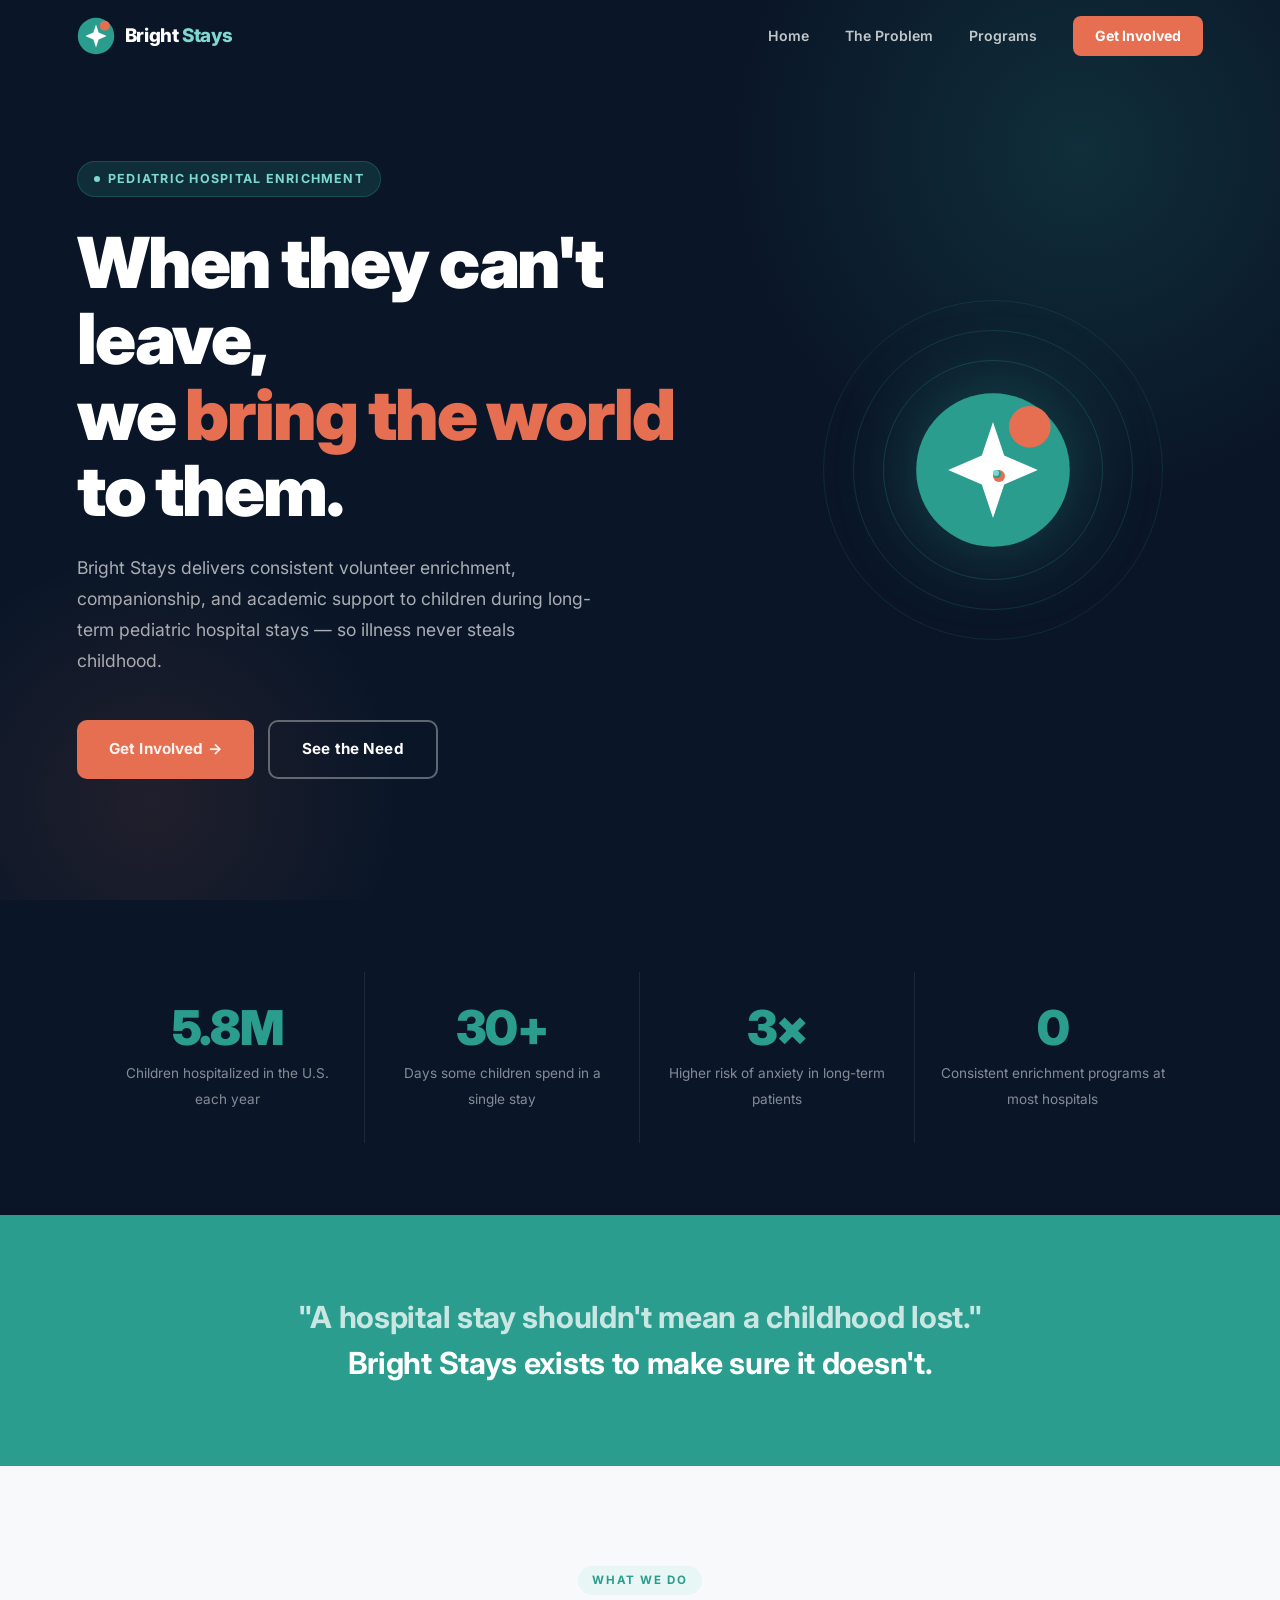
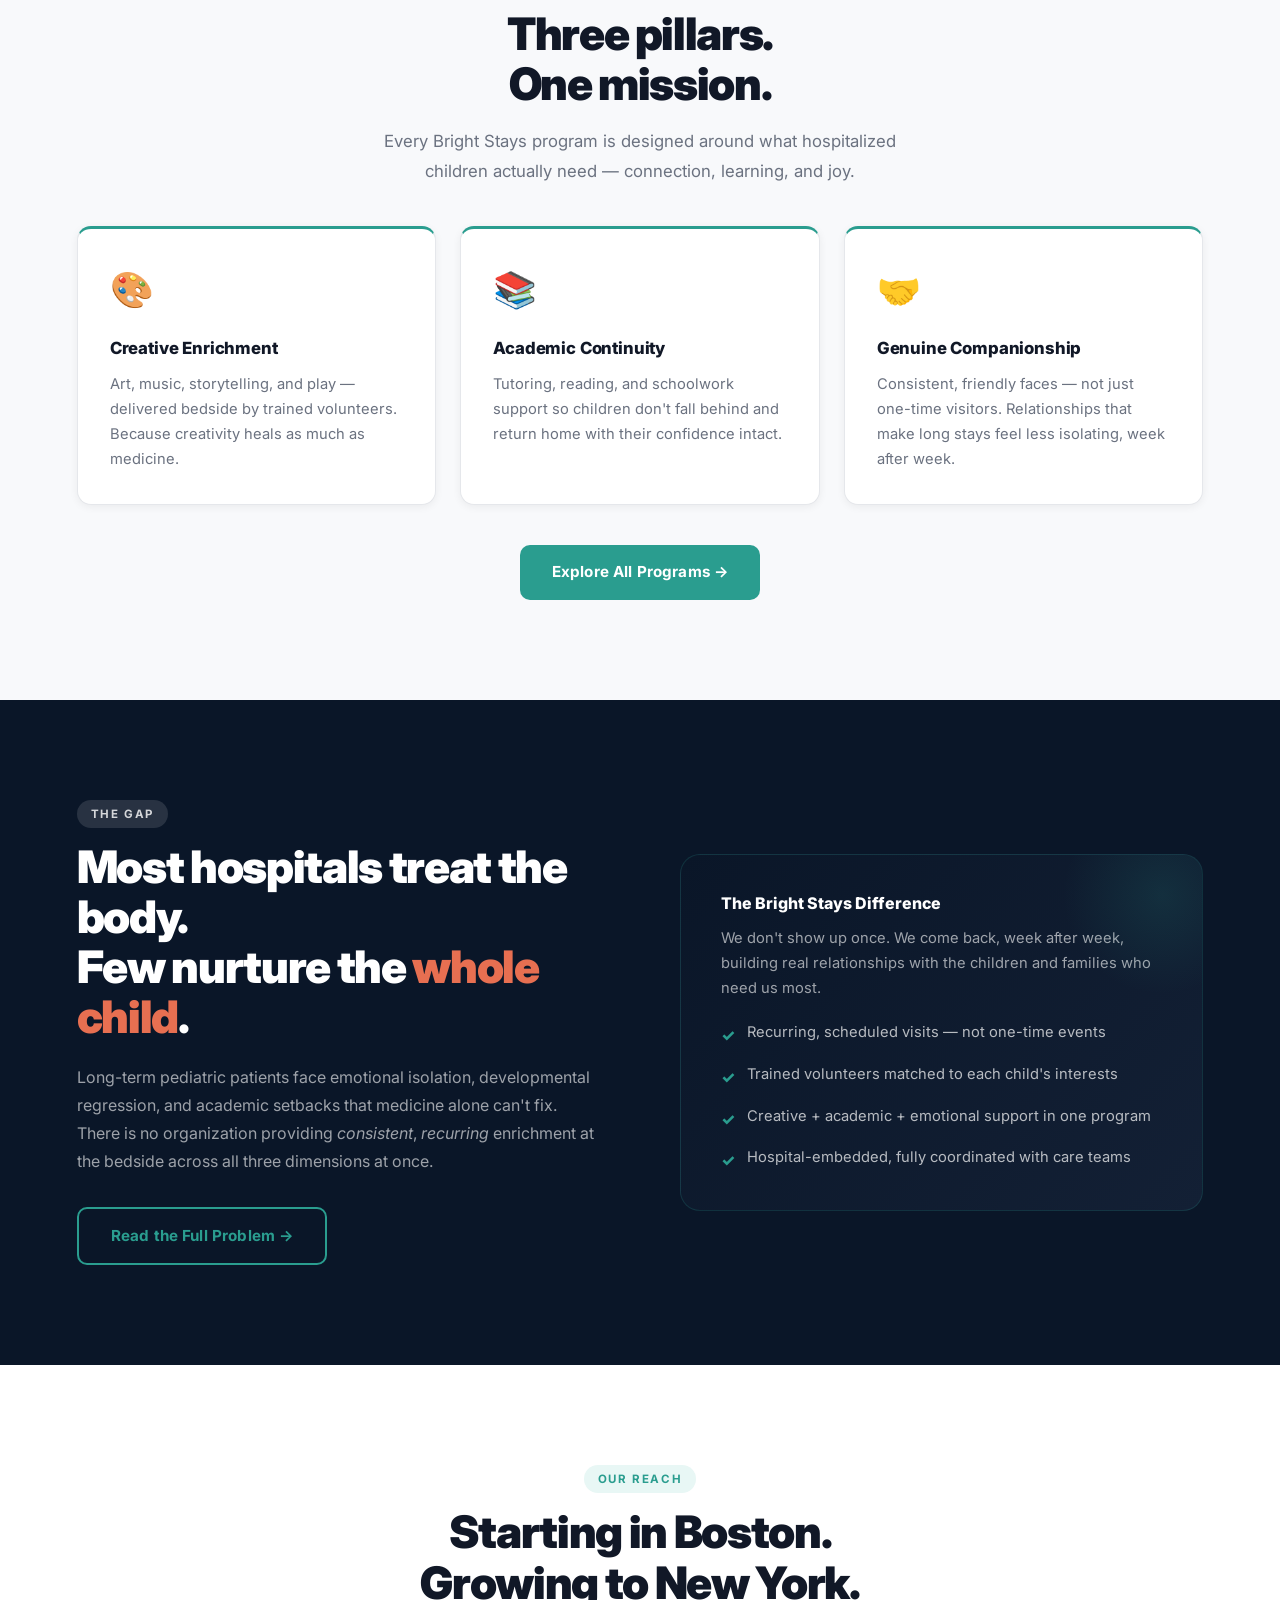
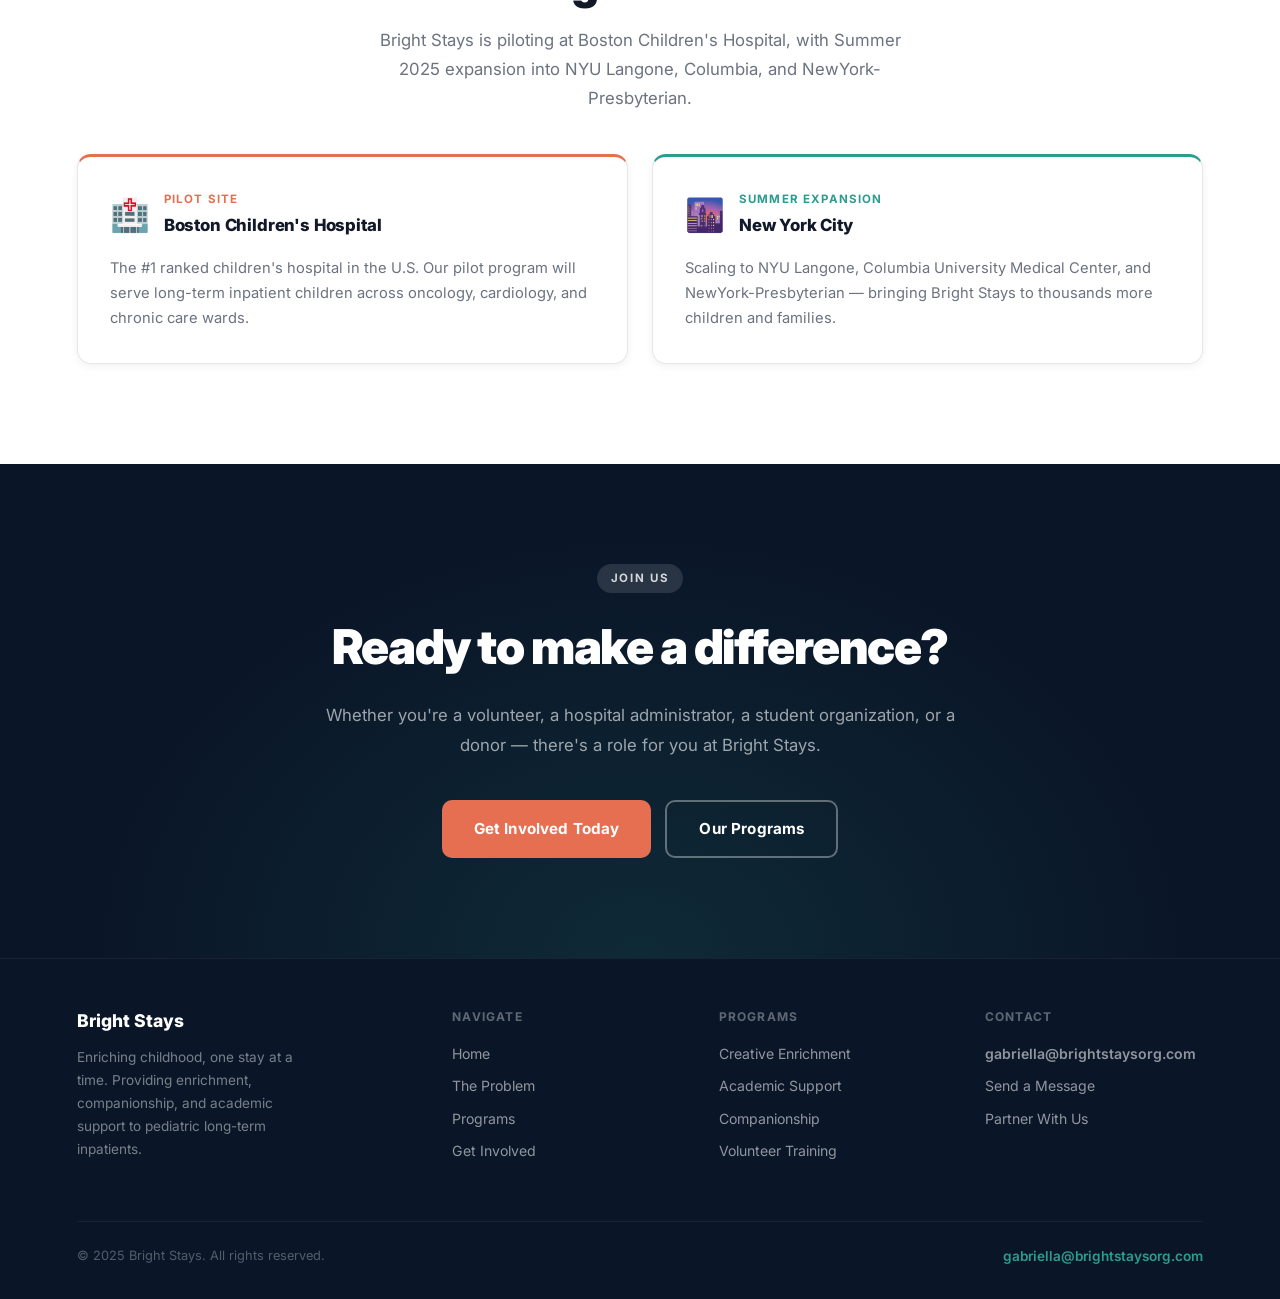
<file: index.html>
<!DOCTYPE html>
<html lang="en">
<head>
  <meta charset="UTF-8"/>
  <meta name="viewport" content="width=device-width, initial-scale=1.0"/>
  <title>Bright Stays — Enriching Childhood, One Stay at a Time</title>
  <link rel="preconnect" href="https://fonts.googleapis.com"/>
  <link href="https://fonts.googleapis.com/css2?family=Inter:wght@400;500;600;700;800;900&display=swap" rel="stylesheet"/>
  <style>
*,*::before,*::after{box-sizing:border-box;margin:0;padding:0}
:root{--navy:#0A1628;--navy-mid:#132035;--teal:#2A9D8F;--teal-dark:#1f7a6e;--teal-light:#E8F7F5;--coral:#E76F51;--coral-dark:#c95e3f;--coral-light:#FEF0EB;--dark:#111827;--gray:#6B7280;--gray-light:#F8F9FB;--border:#E5E7EB;--white:#FFFFFF;--font:'Inter',-apple-system,sans-serif;--radius:14px;--radius-lg:20px;--shadow-sm:0 2px 8px rgba(0,0,0,.06);--shadow:0 8px 32px rgba(0,0,0,.10);--shadow-lg:0 20px 60px rgba(0,0,0,.15)}
html{scroll-behavior:smooth}
body{font-family:var(--font);color:var(--dark);background:var(--white);line-height:1.6;-webkit-font-smoothing:antialiased}
a{color:inherit;text-decoration:none}
img{display:block;max-width:100%}

/* NAV */
nav{position:fixed;top:0;left:0;right:0;z-index:200;padding:0 6%;display:flex;align-items:center;justify-content:space-between;height:72px;transition:background .35s,box-shadow .35s}
nav.transparent{background:transparent}
nav.scrolled{background:rgba(255,255,255,.96);backdrop-filter:blur(12px);box-shadow:0 1px 0 rgba(0,0,0,.06)}
.nav-logo{display:flex;align-items:center;gap:10px;font-weight:800;font-size:1.18rem;letter-spacing:-.02em}
.nav-logo svg{width:38px;height:38px;flex-shrink:0}
.word-bright{color:var(--white)}
.word-stays{color:#7DD8D1}
nav.scrolled .word-bright{color:var(--dark)}
nav.scrolled .word-stays{color:var(--teal)}
.nav-links{display:flex;align-items:center;gap:36px}
.nav-links a{font-size:.88rem;font-weight:600;color:rgba(255,255,255,.75);transition:color .2s}
nav.scrolled .nav-links a{color:var(--gray)}
.nav-links a:hover{color:var(--white)}
nav.scrolled .nav-links a:hover{color:var(--teal)}
.nav-cta{background:var(--coral)!important;color:var(--white)!important;padding:9px 22px;border-radius:8px;font-weight:700!important}
.nav-cta:hover{background:var(--coral-dark)!important}

/* BUTTONS */
.btn{display:inline-flex;align-items:center;gap:8px;padding:15px 32px;border-radius:10px;font-weight:700;font-size:.95rem;cursor:pointer;transition:all .2s;border:none;letter-spacing:.01em;font-family:var(--font)}
.btn-coral{background:var(--coral);color:var(--white)}
.btn-coral:hover{background:var(--coral-dark);transform:translateY(-2px);box-shadow:0 8px 24px rgba(231,111,81,.35)}
.btn-ghost{background:transparent;color:var(--white);border:2px solid rgba(255,255,255,.35)}
.btn-ghost:hover{background:rgba(255,255,255,.1);border-color:rgba(255,255,255,.6)}
.btn-teal{background:var(--teal);color:var(--white)}
.btn-teal:hover{background:var(--teal-dark);transform:translateY(-2px)}
.btn-outline-teal{background:transparent;color:var(--teal);border:2px solid var(--teal)}
.btn-outline-teal:hover{background:var(--teal);color:var(--white)}
.btn-white{background:var(--white);color:var(--navy)}
.btn-white:hover{background:#f0f0f0;transform:translateY(-2px)}

/* HERO */
.hero{min-height:100vh;background:var(--navy);display:flex;align-items:center;position:relative;overflow:hidden;padding:120px 6% 80px}
.hero-orb{position:absolute;border-radius:50%;pointer-events:none}
.hero-orb-1{width:700px;height:700px;background:radial-gradient(circle,rgba(42,157,143,.18) 0%,transparent 70%);top:-200px;right:-150px}
.hero-orb-2{width:500px;height:500px;background:radial-gradient(circle,rgba(231,111,81,.10) 0%,transparent 70%);bottom:-150px;left:-100px}
.hero-inner{max-width:1200px;margin:0 auto;width:100%;display:grid;grid-template-columns:1fr 420px;gap:80px;align-items:center}
.hero-tag{display:inline-flex;align-items:center;gap:8px;background:rgba(42,157,143,.18);border:1px solid rgba(42,157,143,.3);color:#7DD8D1;font-size:.78rem;font-weight:700;letter-spacing:.1em;text-transform:uppercase;padding:7px 16px;border-radius:100px;margin-bottom:28px}
.hero-tag::before{content:'';width:6px;height:6px;border-radius:50%;background:#7DD8D1}
.hero h1{font-size:clamp(2.8rem,5.5vw,4.4rem);font-weight:900;color:var(--white);line-height:1.08;letter-spacing:-.03em;margin-bottom:24px}
.hero h1 em{font-style:normal;color:var(--coral)}
.hero-sub{font-size:1.1rem;color:rgba(255,255,255,.65);line-height:1.75;max-width:520px;margin-bottom:44px}
.hero-btns{display:flex;gap:14px;flex-wrap:wrap}
.hero-visual{display:flex;align-items:center;justify-content:center}
.hero-icon-wrap{position:relative;width:340px;height:340px}
.ring{position:absolute;border-radius:50%;border:1px solid;top:50%;left:50%;transform:translate(-50%,-50%);animation:spin-slow linear infinite}
.ring-1{width:340px;height:340px;border-color:rgba(42,157,143,.15);animation-duration:30s}
.ring-2{width:280px;height:280px;border-color:rgba(42,157,143,.20);animation-duration:22s;animation-direction:reverse}
.ring-3{width:220px;height:220px;border-color:rgba(42,157,143,.25);animation-duration:16s}
@keyframes spin-slow{from{transform:translate(-50%,-50%) rotate(0deg)}to{transform:translate(-50%,-50%) rotate(360deg)}}
.hero-icon-main{position:absolute;top:50%;left:50%;transform:translate(-50%,-50%);width:160px;height:160px;filter:drop-shadow(0 0 40px rgba(42,157,143,.4));animation:float 4s ease-in-out infinite}
@keyframes float{0%,100%{transform:translate(-50%,-50%) translateY(0)}50%{transform:translate(-50%,-50%) translateY(-12px)}}
.orbit-dot{position:absolute;width:12px;height:12px;border-radius:50%;background:var(--coral);top:50%;left:50%;animation:orbit linear infinite}
.orbit-dot-1{animation-duration:8s}
.orbit-dot-2{width:8px;height:8px;background:var(--teal);animation-duration:12s;animation-direction:reverse}
.orbit-dot-3{width:6px;height:6px;background:#7DD8D1;animation-duration:6s}
@keyframes orbit{from{transform:rotate(0deg) translateX(140px) rotate(0deg)}to{transform:rotate(360deg) translateX(140px) rotate(-360deg)}}

/* STATS */
.stats-section{background:var(--navy);padding:72px 6%}
.stats-grid{max-width:1100px;margin:0 auto;display:grid;grid-template-columns:repeat(4,1fr)}
.stat-item{text-align:center;padding:32px 24px;border-right:1px solid rgba(255,255,255,.08)}
.stat-item:last-child{border-right:none}
.stat-num{font-size:3rem;font-weight:900;color:var(--teal);letter-spacing:-.04em;line-height:1;display:block;margin-bottom:8px}
.stat-label{font-size:.85rem;color:rgba(255,255,255,.5);line-height:1.5}

/* MISSION */
.mission-section{background:var(--teal);padding:80px 6%;text-align:center}
.mission-quote{max-width:880px;margin:0 auto;font-size:clamp(1.3rem,2.5vw,1.9rem);font-weight:700;color:var(--white);line-height:1.5;letter-spacing:-.01em}
.mission-quote em{font-style:normal;color:rgba(255,255,255,.75)}

/* SECTIONS */
.section{padding:100px 6%}
.section-inner{max-width:1200px;margin:0 auto}
.label{display:inline-block;font-size:.72rem;font-weight:700;letter-spacing:.14em;text-transform:uppercase;color:var(--teal);margin-bottom:14px;padding:5px 14px;background:var(--teal-light);border-radius:100px}
.label-white{background:rgba(255,255,255,.12);color:rgba(255,255,255,.8)}
h2.section-title{font-size:clamp(2rem,3.5vw,2.8rem);font-weight:900;letter-spacing:-.03em;line-height:1.12;margin-bottom:18px}
.section-sub{font-size:1.05rem;color:var(--gray);line-height:1.75;max-width:560px}
.text-center{text-align:center}
.text-white{color:var(--white)}
.mb-40{margin-bottom:40px}
.mt-40{margin-top:40px}
.mt-24{margin-top:24px}
.mt-16{margin-top:16px}
.mb-16{margin-bottom:16px}
.flex{display:flex}
.flex-wrap{flex-wrap:wrap}
.gap-14{gap:14px}

/* CARDS */
.cards-grid-3{display:grid;grid-template-columns:repeat(3,1fr);gap:24px}
.cards-grid-2{display:grid;grid-template-columns:repeat(2,1fr);gap:24px}
@media(max-width:900px){.cards-grid-3{grid-template-columns:1fr}}
@media(max-width:700px){.cards-grid-2{grid-template-columns:1fr}}
.card{background:var(--white);border:1px solid var(--border);border-radius:var(--radius);padding:32px;box-shadow:var(--shadow-sm);transition:transform .25s,box-shadow .25s}
.card:hover{transform:translateY(-6px);box-shadow:var(--shadow)}
.card-accent-top{border-top:3px solid var(--teal)}
.card-accent-coral{border-top:3px solid var(--coral)}
.card-icon{font-size:2.2rem;margin-bottom:18px;display:block}
.card h3{font-size:1.05rem;font-weight:800;color:var(--dark);margin-bottom:10px;letter-spacing:-.01em}
.card p{font-size:.92rem;color:var(--gray);line-height:1.7}

/* SPLIT */
.split{display:grid;grid-template-columns:1fr 1fr;gap:80px;align-items:center}
@media(max-width:860px){.split{grid-template-columns:1fr;gap:48px}}

/* CALLOUT */
.callout{background:linear-gradient(135deg,var(--navy) 0%,#132035 100%);border:1px solid rgba(42,157,143,.2);border-radius:var(--radius-lg);padding:36px 40px;position:relative;overflow:hidden}
.callout::before{content:'';position:absolute;width:200px;height:200px;border-radius:50%;background:radial-gradient(circle,rgba(42,157,143,.15) 0%,transparent 70%);top:-60px;right:-60px}
.callout h4{font-size:1rem;font-weight:800;color:var(--white);margin-bottom:10px}
.callout p{font-size:.92rem;color:rgba(255,255,255,.6);line-height:1.7}

/* SCROLL REVEAL */
.reveal{opacity:0;transform:translateY(28px);transition:opacity .7s,transform .7s}
.reveal.visible{opacity:1;transform:none}
.reveal-delay-1{transition-delay:.1s}
.reveal-delay-2{transition-delay:.2s}
.reveal-delay-3{transition-delay:.3s}

/* CTA */
.cta-section{background:var(--navy);padding:100px 6%;text-align:center;position:relative;overflow:hidden}
.cta-section::before{content:'';position:absolute;inset:0;background:radial-gradient(ellipse at 50% 100%,rgba(42,157,143,.15) 0%,transparent 60%)}
.cta-inner{position:relative;z-index:1;max-width:640px;margin:0 auto}
.cta-section h2{font-size:clamp(2rem,4vw,3rem);font-weight:900;color:var(--white);letter-spacing:-.03em;margin-bottom:16px}
.cta-section p{font-size:1.05rem;color:rgba(255,255,255,.6);line-height:1.75;margin-bottom:40px}

/* FOOTER */
footer{background:var(--navy);border-top:1px solid rgba(255,255,255,.06);padding:48px 6% 32px}
.footer-top{display:grid;grid-template-columns:1.5fr 1fr 1fr 1fr;gap:48px;margin-bottom:48px}
@media(max-width:900px){.footer-top{grid-template-columns:1fr 1fr;gap:32px}}
.footer-brand h3{font-size:1.1rem;font-weight:800;color:var(--white);margin-bottom:10px}
.footer-brand p{font-size:.85rem;color:rgba(255,255,255,.45);line-height:1.7;max-width:240px}
.footer-col h4{font-size:.75rem;font-weight:700;letter-spacing:.1em;text-transform:uppercase;color:rgba(255,255,255,.35);margin-bottom:16px}
.footer-col a{display:block;font-size:.88rem;color:rgba(255,255,255,.55);margin-bottom:10px;transition:color .2s}
.footer-col a:hover{color:var(--white)}
.footer-bottom{border-top:1px solid rgba(255,255,255,.06);padding-top:24px;display:flex;justify-content:space-between;align-items:center;flex-wrap:wrap;gap:12px}
.footer-copy{font-size:.8rem;color:rgba(255,255,255,.3)}
.footer-email{font-size:.85rem;color:var(--teal);font-weight:600}
.footer-email:hover{color:#7DD8D1}

::-webkit-scrollbar{width:6px}
::-webkit-scrollbar-track{background:var(--navy)}
::-webkit-scrollbar-thumb{background:var(--teal);border-radius:3px}
  </style>
</head>
<body>

<nav class="transparent" id="nav">
  <a href="index.html" class="nav-logo">
    <svg width="38" height="38" viewBox="0 0 100 100" xmlns="http://www.w3.org/2000/svg">
      <circle cx="50" cy="50" r="48" fill="#2A9D8F"/>
      <path d="M50,20 L57,41 L78,50 L57,59 L50,80 L43,59 L22,50 L43,41 Z" fill="white"/>
      <circle cx="73" cy="23" r="13" fill="#E76F51"/>
    </svg>
    <span><span class="word-bright">Bright</span> <span class="word-stays">Stays</span></span>
  </a>
  <div class="nav-links">
    <a href="index.html">Home</a>
    <a href="problem.html">The Problem</a>
    <a href="programs.html">Programs</a>
    <a href="involved.html" class="nav-cta">Get Involved</a>
  </div>
</nav>

<!-- HERO -->
<section class="hero">
  <div class="hero-orb hero-orb-1"></div>
  <div class="hero-orb hero-orb-2"></div>
  <div class="hero-inner">
    <div class="hero-text">
      <div class="hero-tag">Pediatric Hospital Enrichment</div>
      <h1>When they can't leave,<br/>we <em>bring the world</em><br/>to them.</h1>
      <p class="hero-sub">Bright Stays delivers consistent volunteer enrichment, companionship, and academic support to children during long-term pediatric hospital stays — so illness never steals childhood.</p>
      <div class="hero-btns">
        <a href="involved.html" class="btn btn-coral">Get Involved →</a>
        <a href="problem.html" class="btn btn-ghost">See the Need</a>
      </div>
    </div>
    <div class="hero-visual">
      <div class="hero-icon-wrap">
        <div class="ring ring-1"></div>
        <div class="ring ring-2"></div>
        <div class="ring ring-3"></div>
        <svg class="hero-icon-main" width="160" height="160" viewBox="0 0 100 100" xmlns="http://www.w3.org/2000/svg">
          <circle cx="50" cy="50" r="48" fill="#2A9D8F"/>
          <path d="M50,20 L57,41 L78,50 L57,59 L50,80 L43,59 L22,50 L43,41 Z" fill="white"/>
          <circle cx="73" cy="23" r="13" fill="#E76F51"/>
        </svg>
        <div class="orbit-dot orbit-dot-1"></div>
        <div class="orbit-dot orbit-dot-2"></div>
        <div class="orbit-dot orbit-dot-3"></div>
      </div>
    </div>
  </div>
</section>

<!-- STATS -->
<div class="stats-section">
  <div class="stats-grid">
    <div class="stat-item reveal"><span class="stat-num">5.8M</span><span class="stat-label">Children hospitalized in the U.S. each year</span></div>
    <div class="stat-item reveal reveal-delay-1"><span class="stat-num">30+</span><span class="stat-label">Days some children spend in a single stay</span></div>
    <div class="stat-item reveal reveal-delay-2"><span class="stat-num">3×</span><span class="stat-label">Higher risk of anxiety in long-term patients</span></div>
    <div class="stat-item reveal reveal-delay-3"><span class="stat-num">0</span><span class="stat-label">Consistent enrichment programs at most hospitals</span></div>
  </div>
</div>

<!-- MISSION -->
<div class="mission-section">
  <p class="mission-quote reveal"><em>"A hospital stay shouldn't mean a childhood lost."</em><br/><strong>Bright Stays exists to make sure it doesn't.</strong></p>
</div>

<!-- WHAT WE DO -->
<section class="section" style="background:var(--gray-light)">
  <div class="section-inner">
    <div class="text-center mb-40">
      <span class="label">What We Do</span>
      <h2 class="section-title reveal">Three pillars.<br/>One mission.</h2>
      <p class="section-sub reveal" style="margin:0 auto">Every Bright Stays program is designed around what hospitalized children actually need — connection, learning, and joy.</p>
    </div>
    <div class="cards-grid-3">
      <div class="card card-accent-top reveal"><span class="card-icon">🎨</span><h3>Creative Enrichment</h3><p>Art, music, storytelling, and play — delivered bedside by trained volunteers. Because creativity heals as much as medicine.</p></div>
      <div class="card card-accent-top reveal reveal-delay-1"><span class="card-icon">📚</span><h3>Academic Continuity</h3><p>Tutoring, reading, and schoolwork support so children don't fall behind and return home with their confidence intact.</p></div>
      <div class="card card-accent-top reveal reveal-delay-2"><span class="card-icon">🤝</span><h3>Genuine Companionship</h3><p>Consistent, friendly faces — not just one-time visitors. Relationships that make long stays feel less isolating, week after week.</p></div>
    </div>
    <div class="text-center mt-40"><a href="programs.html" class="btn btn-teal">Explore All Programs →</a></div>
  </div>
</section>

<!-- WHY IT MATTERS -->
<section class="section" style="background:var(--navy)">
  <div class="section-inner">
    <div class="split">
      <div>
        <span class="label label-white">The Gap</span>
        <h2 class="section-title text-white reveal" style="margin-bottom:20px">Most hospitals treat the body.<br/>Few nurture the <em style="color:var(--coral);font-style:normal">whole child</em>.</h2>
        <p style="color:rgba(255,255,255,.6);line-height:1.75;margin-bottom:32px" class="reveal">Long-term pediatric patients face emotional isolation, developmental regression, and academic setbacks that medicine alone can't fix. There is no organization providing <em>consistent</em>, <em>recurring</em> enrichment at the bedside across all three dimensions at once.</p>
        <a href="problem.html" class="btn btn-outline-teal reveal">Read the Full Problem →</a>
      </div>
      <div class="reveal">
        <div class="callout">
          <h4>The Bright Stays Difference</h4>
          <p style="margin-bottom:20px">We don't show up once. We come back, week after week, building real relationships with the children and families who need us most.</p>
          <div style="display:flex;flex-direction:column;gap:14px;margin-top:16px">
            <div style="display:flex;gap:12px;align-items:flex-start"><span style="color:var(--teal);font-weight:800;margin-top:2px">✓</span><span style="color:rgba(255,255,255,.7);font-size:.92rem">Recurring, scheduled visits — not one-time events</span></div>
            <div style="display:flex;gap:12px;align-items:flex-start"><span style="color:var(--teal);font-weight:800;margin-top:2px">✓</span><span style="color:rgba(255,255,255,.7);font-size:.92rem">Trained volunteers matched to each child's interests</span></div>
            <div style="display:flex;gap:12px;align-items:flex-start"><span style="color:var(--teal);font-weight:800;margin-top:2px">✓</span><span style="color:rgba(255,255,255,.7);font-size:.92rem">Creative + academic + emotional support in one program</span></div>
            <div style="display:flex;gap:12px;align-items:flex-start"><span style="color:var(--teal);font-weight:800;margin-top:2px">✓</span><span style="color:rgba(255,255,255,.7);font-size:.92rem">Hospital-embedded, fully coordinated with care teams</span></div>
          </div>
        </div>
      </div>
    </div>
  </div>
</section>

<!-- WHO WE SERVE -->
<section class="section">
  <div class="section-inner">
    <div class="text-center mb-40">
      <span class="label">Our Reach</span>
      <h2 class="section-title reveal">Starting in Boston.<br/>Growing to New York.</h2>
      <p class="section-sub reveal" style="margin:0 auto">Bright Stays is piloting at Boston Children's Hospital, with Summer 2025 expansion into NYU Langone, Columbia, and NewYork-Presbyterian.</p>
    </div>
    <div class="cards-grid-2">
      <div class="card card-accent-coral reveal">
        <div style="display:flex;align-items:center;gap:14px;margin-bottom:16px"><span style="font-size:2rem">🏥</span><div><div style="font-size:.72rem;font-weight:700;letter-spacing:.1em;text-transform:uppercase;color:var(--coral);margin-bottom:4px">Pilot Site</div><h3 style="margin:0">Boston Children's Hospital</h3></div></div>
        <p>The #1 ranked children's hospital in the U.S. Our pilot program will serve long-term inpatient children across oncology, cardiology, and chronic care wards.</p>
      </div>
      <div class="card card-accent-top reveal reveal-delay-1">
        <div style="display:flex;align-items:center;gap:14px;margin-bottom:16px"><span style="font-size:2rem">🌆</span><div><div style="font-size:.72rem;font-weight:700;letter-spacing:.1em;text-transform:uppercase;color:var(--teal);margin-bottom:4px">Summer Expansion</div><h3 style="margin:0">New York City</h3></div></div>
        <p>Scaling to NYU Langone, Columbia University Medical Center, and NewYork-Presbyterian — bringing Bright Stays to thousands more children and families.</p>
      </div>
    </div>
  </div>
</section>

<!-- CTA -->
<div class="cta-section">
  <div class="cta-inner">
    <span class="label label-white mb-16" style="display:inline-block">Join Us</span>
    <h2>Ready to make a difference?</h2>
    <p>Whether you're a volunteer, a hospital administrator, a student organization, or a donor — there's a role for you at Bright Stays.</p>
    <div class="flex flex-wrap gap-14" style="justify-content:center">
      <a href="involved.html" class="btn btn-coral">Get Involved Today</a>
      <a href="programs.html" class="btn btn-ghost">Our Programs</a>
    </div>
  </div>
</div>

<!-- FOOTER -->
<footer>
  <div class="footer-top">
    <div class="footer-brand"><h3>Bright Stays</h3><p>Enriching childhood, one stay at a time. Providing enrichment, companionship, and academic support to pediatric long-term inpatients.</p></div>
    <div class="footer-col"><h4>Navigate</h4><a href="index.html">Home</a><a href="problem.html">The Problem</a><a href="programs.html">Programs</a><a href="involved.html">Get Involved</a></div>
    <div class="footer-col"><h4>Programs</h4><a href="programs.html">Creative Enrichment</a><a href="programs.html">Academic Support</a><a href="programs.html">Companionship</a><a href="programs.html">Volunteer Training</a></div>
    <div class="footer-col"><h4>Contact</h4><a href="mailto:gabriella@brightstaysorg.com" class="footer-email">gabriella@brightstaysorg.com</a><a href="involved.html">Send a Message</a><a href="involved.html">Partner With Us</a></div>
  </div>
  <div class="footer-bottom"><span class="footer-copy">© 2025 Bright Stays. All rights reserved.</span><a href="mailto:gabriella@brightstaysorg.com" class="footer-email">gabriella@brightstaysorg.com</a></div>
</footer>

<script>
const nav=document.getElementById('nav');
window.addEventListener('scroll',()=>{
  if(window.scrollY>60){nav.classList.remove('transparent');nav.classList.add('scrolled')}
  else{nav.classList.remove('scrolled');nav.classList.add('transparent')}
});
const obs=new IntersectionObserver(entries=>entries.forEach(e=>{if(e.isIntersecting)e.target.classList.add('visible')}),{threshold:.12});
document.querySelectorAll('.reveal').forEach(el=>obs.observe(el));
</script>
</body>
</html>
</file>
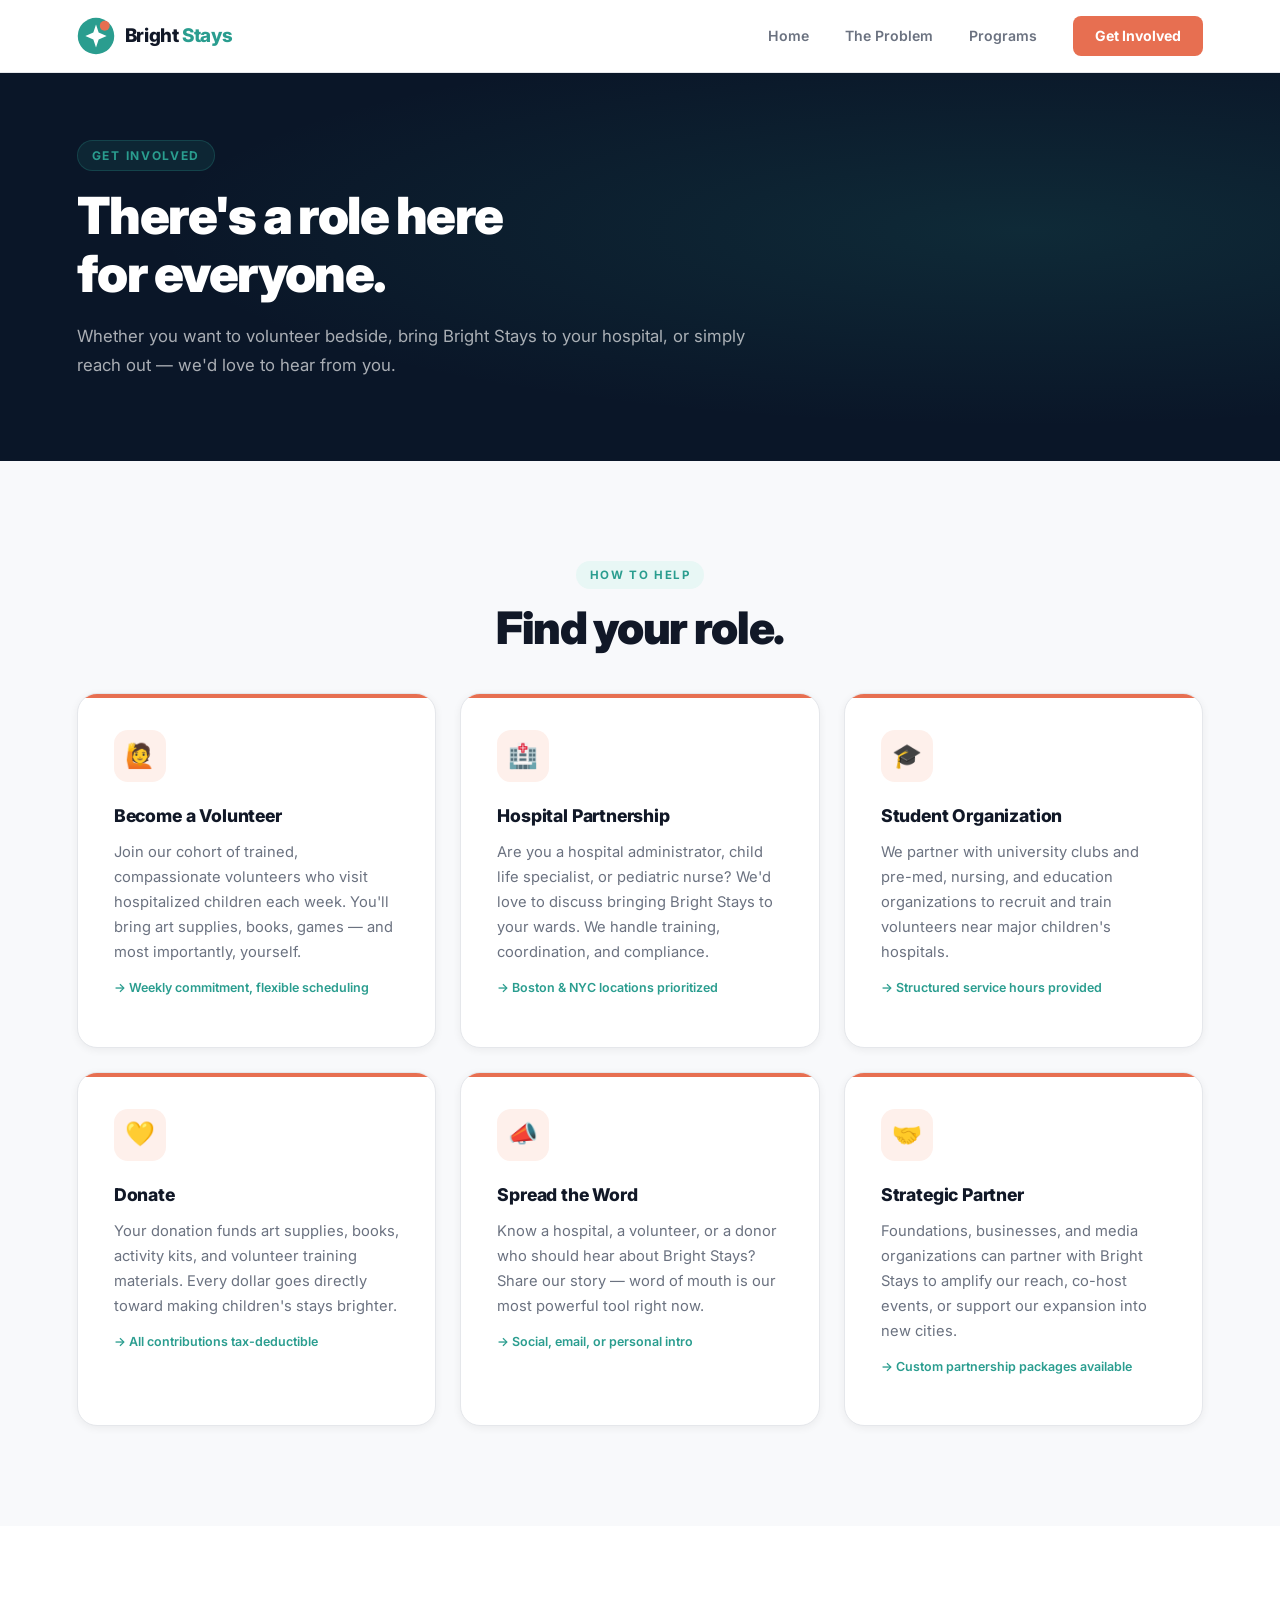
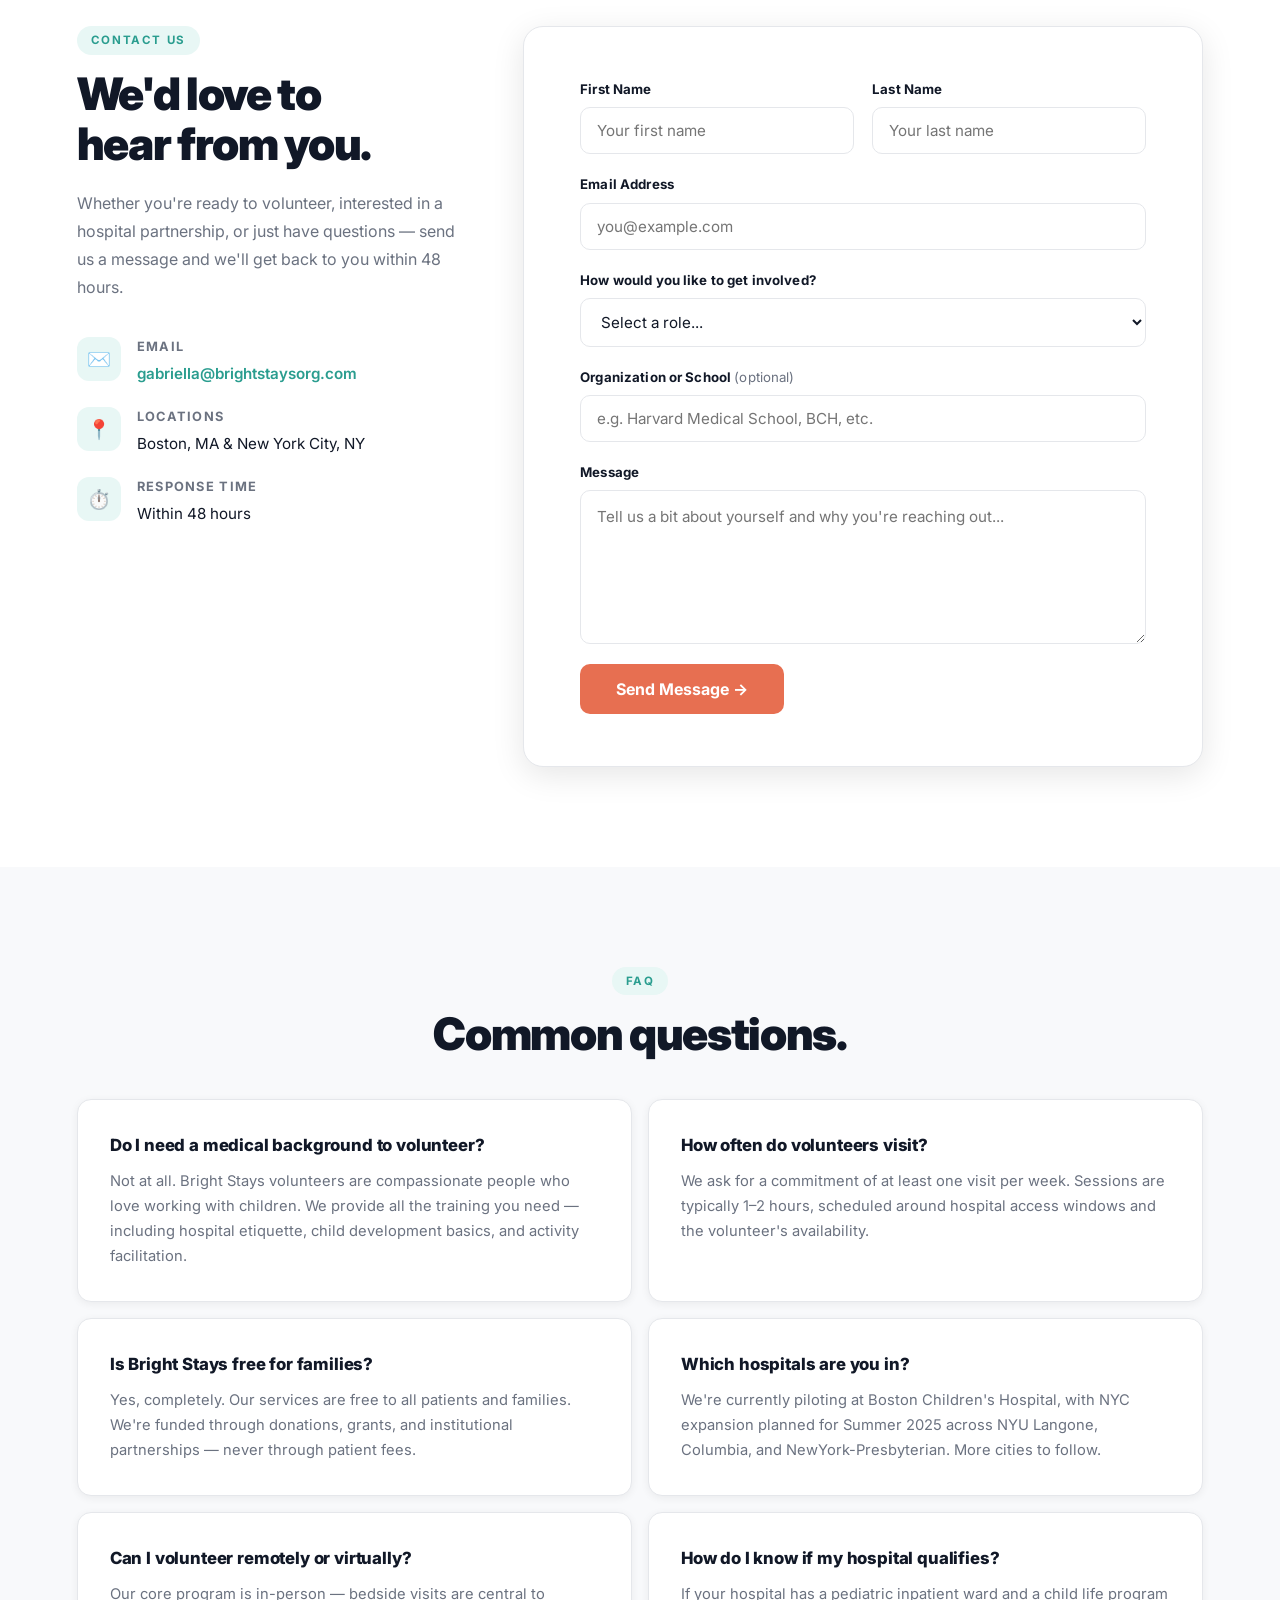
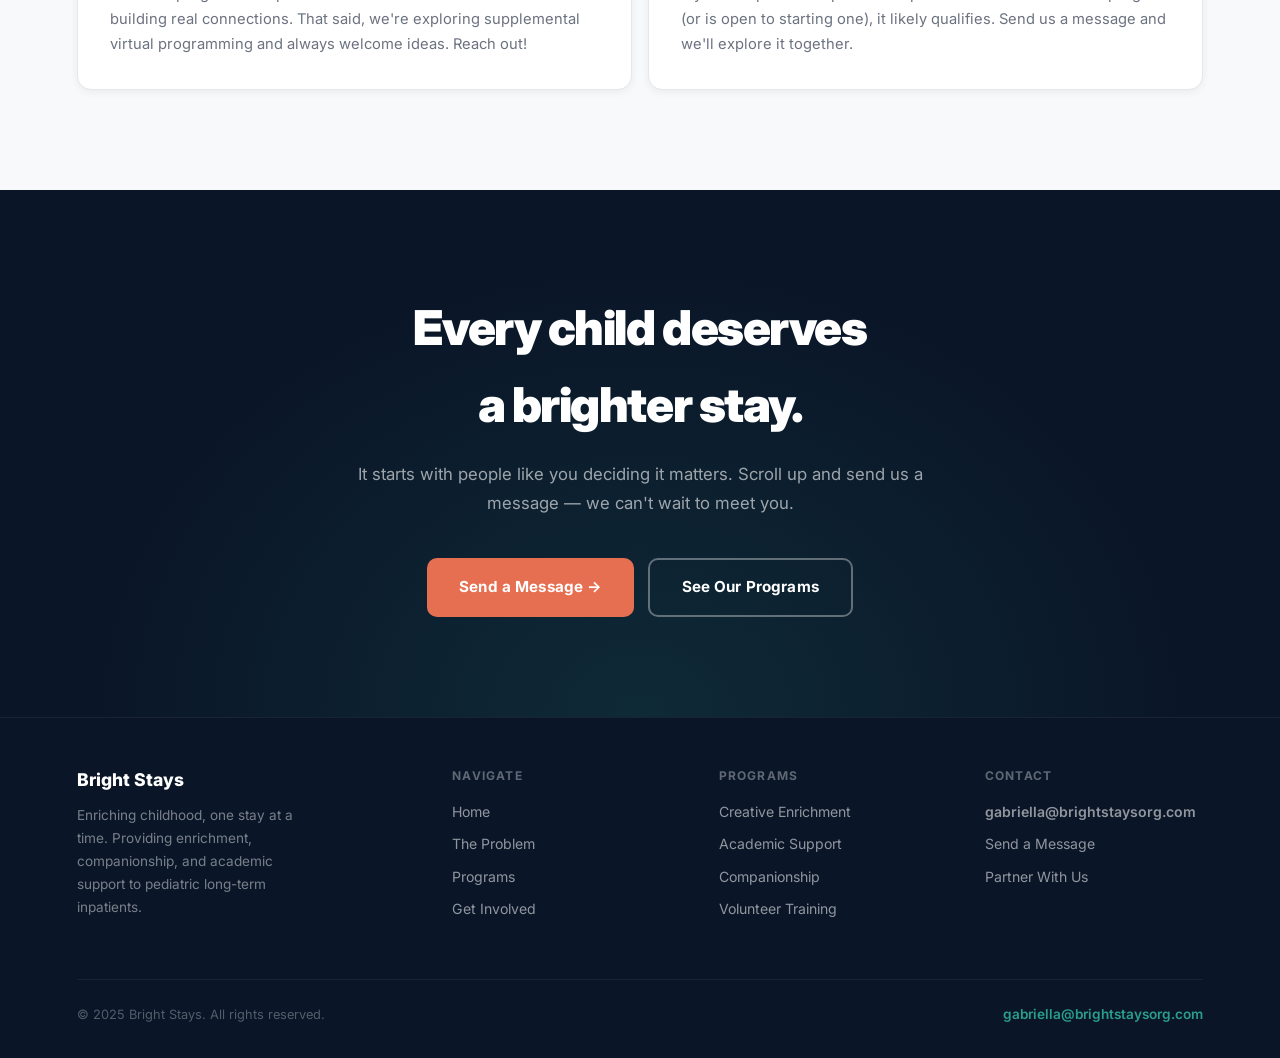
<file: involved.html>
<!DOCTYPE html>
<html lang="en">
<head>
  <meta charset="UTF-8"/>
  <meta name="viewport" content="width=device-width, initial-scale=1.0"/>
  <title>Get Involved — Bright Stays</title>
  <link rel="preconnect" href="https://fonts.googleapis.com"/>
  <link href="https://fonts.googleapis.com/css2?family=Inter:wght@400;500;600;700;800;900&display=swap" rel="stylesheet"/>
  <style>
*,*::before,*::after{box-sizing:border-box;margin:0;padding:0}
:root{--navy:#0A1628;--navy-mid:#132035;--teal:#2A9D8F;--teal-dark:#1f7a6e;--teal-light:#E8F7F5;--coral:#E76F51;--coral-dark:#c95e3f;--coral-light:#FEF0EB;--dark:#111827;--gray:#6B7280;--gray-light:#F8F9FB;--border:#E5E7EB;--white:#FFFFFF;--font:'Inter',-apple-system,sans-serif;--radius:14px;--radius-lg:20px;--shadow-sm:0 2px 8px rgba(0,0,0,.06);--shadow:0 8px 32px rgba(0,0,0,.10);--shadow-lg:0 20px 60px rgba(0,0,0,.15)}
html{scroll-behavior:smooth}
body{font-family:var(--font);color:var(--dark);background:var(--white);line-height:1.6;-webkit-font-smoothing:antialiased}
a{color:inherit;text-decoration:none}
img{display:block;max-width:100%}
nav{position:fixed;top:0;left:0;right:0;z-index:200;padding:0 6%;display:flex;align-items:center;justify-content:space-between;height:72px;background:var(--white);box-shadow:0 1px 0 var(--border)}
.nav-logo{display:flex;align-items:center;gap:10px;font-weight:800;font-size:1.18rem;letter-spacing:-.02em}
.nav-logo svg{width:38px;height:38px;flex-shrink:0}
.word-bright{color:var(--dark)}
.word-stays{color:var(--teal)}
.nav-links{display:flex;align-items:center;gap:36px}
.nav-links a{font-size:.88rem;font-weight:600;color:var(--gray);transition:color .2s}
.nav-links a:hover,.nav-links a.active{color:var(--teal)}
.nav-cta{background:var(--coral)!important;color:var(--white)!important;padding:9px 22px;border-radius:8px;font-weight:700!important}
.nav-cta:hover{background:var(--coral-dark)!important}
.btn{display:inline-flex;align-items:center;gap:8px;padding:15px 32px;border-radius:10px;font-weight:700;font-size:.95rem;cursor:pointer;transition:all .2s;border:none;letter-spacing:.01em;font-family:var(--font)}
.btn-coral{background:var(--coral);color:var(--white)}
.btn-coral:hover{background:var(--coral-dark);transform:translateY(-2px);box-shadow:0 8px 24px rgba(231,111,81,.35)}
.btn-ghost{background:transparent;color:var(--white);border:2px solid rgba(255,255,255,.35)}
.btn-ghost:hover{background:rgba(255,255,255,.1)}
.btn-teal{background:var(--teal);color:var(--white)}
.btn-teal:hover{background:var(--teal-dark);transform:translateY(-2px)}
.btn-outline-teal{background:transparent;color:var(--teal);border:2px solid var(--teal)}
.btn-outline-teal:hover{background:var(--teal);color:var(--white)}
.page-hero{background:var(--navy);padding:140px 6% 80px;position:relative;overflow:hidden}
.page-hero::after{content:'';position:absolute;inset:0;background:radial-gradient(ellipse at 80% 50%,rgba(42,157,143,.15) 0%,transparent 60%);pointer-events:none}
.page-hero-inner{max-width:700px;position:relative;z-index:1}
.page-eyebrow{display:inline-block;font-size:.75rem;font-weight:700;letter-spacing:.14em;text-transform:uppercase;color:var(--teal);margin-bottom:16px;padding:5px 14px;background:rgba(42,157,143,.12);border-radius:100px;border:1px solid rgba(42,157,143,.25)}
.page-hero h1{font-size:clamp(2rem,4vw,3.2rem);font-weight:900;color:var(--white);line-height:1.12;letter-spacing:-.03em;margin-bottom:20px}
.page-hero p{font-size:1.05rem;color:rgba(255,255,255,.65);line-height:1.75}
.reveal{opacity:0;transform:translateY(28px);transition:opacity .7s,transform .7s}
.reveal.visible{opacity:1;transform:none}
.reveal-delay-1{transition-delay:.1s}
.reveal-delay-2{transition-delay:.2s}
.reveal-delay-3{transition-delay:.3s}
.section{padding:100px 6%}
.section-inner{max-width:1200px;margin:0 auto}
.label{display:inline-block;font-size:.72rem;font-weight:700;letter-spacing:.14em;text-transform:uppercase;color:var(--teal);margin-bottom:14px;padding:5px 14px;background:var(--teal-light);border-radius:100px}
.label-white{background:rgba(255,255,255,.12);color:rgba(255,255,255,.8)}
h2.section-title{font-size:clamp(2rem,3.5vw,2.8rem);font-weight:900;letter-spacing:-.03em;line-height:1.12;margin-bottom:18px}
.section-sub{font-size:1.05rem;color:var(--gray);line-height:1.75;max-width:560px}
.text-center{text-align:center}
.text-white{color:var(--white)}
.mb-40{margin-bottom:40px}
.mt-40{margin-top:40px}
.mt-24{margin-top:24px}
.mb-16{margin-bottom:16px}
.mt-16{margin-top:16px}
.flex{display:flex}
.flex-wrap{flex-wrap:wrap}
.gap-14{gap:14px}
.cards-grid-4{display:grid;grid-template-columns:repeat(4,1fr);gap:20px}
.cards-grid-3{display:grid;grid-template-columns:repeat(3,1fr);gap:24px}
.cards-grid-2{display:grid;grid-template-columns:repeat(2,1fr);gap:24px}
@media(max-width:1000px){.cards-grid-4{grid-template-columns:repeat(2,1fr)}}
@media(max-width:900px){.cards-grid-3{grid-template-columns:1fr}.split{grid-template-columns:1fr!important;gap:48px!important}}
@media(max-width:700px){.cards-grid-4,.cards-grid-2{grid-template-columns:1fr}}
.card{background:var(--white);border:1px solid var(--border);border-radius:var(--radius);padding:32px;box-shadow:var(--shadow-sm);transition:transform .25s,box-shadow .25s}
.card:hover{transform:translateY(-6px);box-shadow:var(--shadow)}
.card-accent-top{border-top:3px solid var(--teal)}
.card-accent-coral{border-top:3px solid var(--coral)}
.card-icon{font-size:2.2rem;margin-bottom:18px;display:block}
.card h3{font-size:1.05rem;font-weight:800;color:var(--dark);margin-bottom:10px;letter-spacing:-.01em}
.card p{font-size:.92rem;color:var(--gray);line-height:1.7}
.card-dark{background:var(--navy-mid);border:1px solid rgba(255,255,255,.06);border-radius:var(--radius);padding:32px;transition:transform .25s,box-shadow .25s,border-color .25s}
.card-dark:hover{transform:translateY(-6px);box-shadow:0 20px 48px rgba(0,0,0,.3);border-color:rgba(42,157,143,.3)}
.card-dark h3{font-size:1.05rem;font-weight:800;color:var(--white);margin-bottom:10px}
.card-dark p{font-size:.9rem;color:rgba(255,255,255,.55);line-height:1.7}
.card-dark .card-icon-dark{width:48px;height:48px;border-radius:12px;background:rgba(42,157,143,.15);border:1px solid rgba(42,157,143,.25);display:flex;align-items:center;justify-content:center;font-size:1.4rem;margin-bottom:20px}
.split{display:grid;grid-template-columns:1fr 1fr;gap:80px;align-items:center}
.toll-card{background:var(--white);border:1px solid var(--border);border-radius:var(--radius);padding:24px;display:flex;gap:18px;align-items:flex-start;box-shadow:var(--shadow-sm);transition:transform .2s,box-shadow .2s}
.toll-card:hover{transform:translateY(-3px);box-shadow:var(--shadow)}
.toll-icon{width:44px;height:44px;border-radius:10px;flex-shrink:0;background:var(--coral-light);display:flex;align-items:center;justify-content:center;font-size:1.2rem}
.toll-body h4{font-size:.95rem;font-weight:700;color:var(--dark);margin-bottom:4px}
.toll-body p{font-size:.88rem;color:var(--gray);line-height:1.6}
.diff-row{display:grid;grid-template-columns:1fr 1fr;gap:20px}
@media(max-width:700px){.diff-row{grid-template-columns:1fr}}
.diff-col{border-radius:var(--radius);padding:28px}
.diff-col.exists{background:var(--gray-light);border:1px solid var(--border)}
.diff-col.ours{background:var(--teal-light);border:1px solid rgba(42,157,143,.2)}
.diff-col h4{font-size:.82rem;font-weight:700;letter-spacing:.08em;text-transform:uppercase;margin-bottom:16px}
.diff-col.exists h4{color:var(--gray)}
.diff-col.ours h4{color:var(--teal)}
.diff-item{display:flex;gap:10px;font-size:.9rem;line-height:1.55;margin-bottom:10px}
.diff-item .x{color:#D1D5DB;font-weight:700;flex-shrink:0}
.diff-item .check{color:var(--teal);font-weight:700;flex-shrink:0}
.diff-item .text{color:var(--gray)}
.diff-col.ours .diff-item .text{color:var(--dark)}
.prog-card{background:var(--white);border-radius:var(--radius-lg);overflow:hidden;box-shadow:var(--shadow);border:1px solid var(--border);transition:transform .25s,box-shadow .25s}
.prog-card:hover{transform:translateY(-8px);box-shadow:var(--shadow-lg)}
.prog-card-head{padding:36px 36px 28px;position:relative;overflow:hidden}
.prog-card-head::before{content:'';position:absolute;width:120px;height:120px;border-radius:50%;background:rgba(255,255,255,.08);top:-30px;right:-30px}
.prog-card-head .prog-num{font-size:.72rem;font-weight:700;letter-spacing:.12em;text-transform:uppercase;color:rgba(255,255,255,.6);margin-bottom:12px}
.prog-card-head .prog-icon-lg{font-size:2.4rem;margin-bottom:12px;display:block}
.prog-card-head h3{font-size:1.25rem;font-weight:800;color:var(--white);letter-spacing:-.02em}
.prog-card-body{padding:28px 36px 36px}
.prog-card-body p{font-size:.95rem;color:var(--gray);line-height:1.75;margin-bottom:20px}
.prog-details{list-style:none;display:flex;flex-direction:column;gap:10px}
.prog-details li{font-size:.88rem;color:var(--gray);padding-left:18px;position:relative;line-height:1.5}
.prog-details li::before{content:'→';position:absolute;left:0;color:var(--teal);font-weight:700}
.steps{display:flex;flex-direction:column;gap:0;position:relative}
.steps::before{content:'';position:absolute;left:24px;top:24px;bottom:24px;width:2px;background:linear-gradient(to bottom,var(--teal),rgba(42,157,143,.1))}
.step-item{display:flex;gap:24px;align-items:flex-start;padding-bottom:40px;position:relative}
.step-item:last-child{padding-bottom:0}
.step-num{width:48px;height:48px;border-radius:50%;flex-shrink:0;background:var(--teal);color:var(--white);font-weight:900;font-size:1rem;display:flex;align-items:center;justify-content:center;box-shadow:0 0 0 4px var(--white),0 0 0 6px rgba(42,157,143,.2);position:relative;z-index:1}
.step-content h4{font-size:1rem;font-weight:800;color:var(--dark);margin-bottom:6px;padding-top:10px}
.step-content p{font-size:.9rem;color:var(--gray);line-height:1.65}
.roadmap{display:grid;grid-template-columns:repeat(3,1fr);gap:24px}
@media(max-width:800px){.roadmap{grid-template-columns:1fr}}
.roadmap-card{background:var(--navy-mid);border:1px solid rgba(255,255,255,.06);border-radius:var(--radius);padding:28px}
.roadmap-phase{font-size:.7rem;font-weight:800;letter-spacing:.14em;text-transform:uppercase;color:var(--teal);margin-bottom:6px}
.roadmap-time{font-size:.82rem;color:var(--coral);font-weight:600;margin-bottom:16px}
.roadmap-card h4{font-size:1rem;font-weight:800;color:var(--white);margin-bottom:16px}
.roadmap-item{display:flex;gap:10px;font-size:.88rem;color:rgba(255,255,255,.55);line-height:1.5;margin-bottom:8px;align-items:flex-start}
.roadmap-item.done{color:rgba(255,255,255,.8)}
.roadmap-item .dot{flex-shrink:0;margin-top:5px;width:6px;height:6px;border-radius:50%;background:rgba(255,255,255,.2)}
.roadmap-item.done .dot{background:var(--teal)}
.roadmap-item.active .dot{background:var(--coral)}
.involve-card{background:var(--white);border:1px solid var(--border);border-radius:var(--radius-lg);padding:36px;box-shadow:var(--shadow-sm);position:relative;overflow:hidden;transition:transform .25s,box-shadow .25s}
.involve-card::before{content:'';position:absolute;top:0;left:0;right:0;height:4px;background:var(--coral)}
.involve-card:hover{transform:translateY(-6px);box-shadow:var(--shadow)}
.involve-card .involve-icon{width:52px;height:52px;border-radius:14px;background:var(--coral-light);display:flex;align-items:center;justify-content:center;font-size:1.5rem;margin-bottom:20px}
.involve-card h3{font-size:1.1rem;font-weight:800;color:var(--dark);margin-bottom:10px;letter-spacing:-.01em}
.involve-card p{font-size:.92rem;color:var(--gray);line-height:1.7;margin-bottom:12px}
.involve-card .tag{font-size:.78rem;font-weight:600;color:var(--teal)}
.form-wrap{background:var(--white);border-radius:var(--radius-lg);border:1px solid var(--border);box-shadow:var(--shadow);padding:52px 56px}
.form-row{display:grid;grid-template-columns:1fr 1fr;gap:18px}
.form-group{display:flex;flex-direction:column;gap:7px;margin-bottom:20px}
.form-group label{font-size:.83rem;font-weight:700;color:var(--dark);letter-spacing:.01em}
.form-group input,.form-group select,.form-group textarea{padding:13px 16px;border:1.5px solid var(--border);border-radius:10px;font-size:.95rem;font-family:var(--font);color:var(--dark);outline:none;transition:border-color .2s,box-shadow .2s;background:var(--white)}
.form-group input:focus,.form-group select:focus,.form-group textarea:focus{border-color:var(--teal);box-shadow:0 0 0 3px rgba(42,157,143,.12)}
.form-group textarea{resize:vertical;line-height:1.65}
.form-submit{background:var(--coral);color:var(--white);padding:15px 36px;border-radius:10px;border:none;font-size:1rem;font-weight:700;font-family:var(--font);cursor:pointer;transition:background .2s,transform .15s,box-shadow .2s}
.form-submit:hover{background:var(--coral-dark);transform:translateY(-2px);box-shadow:0 8px 24px rgba(231,111,81,.35)}
.callout{background:linear-gradient(135deg,var(--navy) 0%,#132035 100%);border:1px solid rgba(42,157,143,.2);border-radius:var(--radius-lg);padding:36px 40px;position:relative;overflow:hidden}
.callout::before{content:'';position:absolute;width:200px;height:200px;border-radius:50%;background:radial-gradient(circle,rgba(42,157,143,.15) 0%,transparent 70%);top:-60px;right:-60px}
.callout h4{font-size:1rem;font-weight:800;color:var(--white);margin-bottom:10px}
.callout p{font-size:.92rem;color:rgba(255,255,255,.6);line-height:1.7}
.cta-section{background:var(--navy);padding:100px 6%;text-align:center;position:relative;overflow:hidden}
.cta-section::before{content:'';position:absolute;inset:0;background:radial-gradient(ellipse at 50% 100%,rgba(42,157,143,.15) 0%,transparent 60%)}
.cta-inner{position:relative;z-index:1;max-width:640px;margin:0 auto}
.cta-section h2{font-size:clamp(2rem,4vw,3rem);font-weight:900;color:var(--white);letter-spacing:-.03em;margin-bottom:16px}
.cta-section p{font-size:1.05rem;color:rgba(255,255,255,.6);line-height:1.75;margin-bottom:40px}
footer{background:var(--navy);border-top:1px solid rgba(255,255,255,.06);padding:48px 6% 32px}
.footer-top{display:grid;grid-template-columns:1.5fr 1fr 1fr 1fr;gap:48px;margin-bottom:48px}
@media(max-width:900px){.footer-top{grid-template-columns:1fr 1fr;gap:32px}}
.footer-brand h3{font-size:1.1rem;font-weight:800;color:var(--white);margin-bottom:10px}
.footer-brand p{font-size:.85rem;color:rgba(255,255,255,.45);line-height:1.7;max-width:240px}
.footer-col h4{font-size:.75rem;font-weight:700;letter-spacing:.1em;text-transform:uppercase;color:rgba(255,255,255,.35);margin-bottom:16px}
.footer-col a{display:block;font-size:.88rem;color:rgba(255,255,255,.55);margin-bottom:10px;transition:color .2s}
.footer-col a:hover{color:var(--white)}
.footer-bottom{border-top:1px solid rgba(255,255,255,.06);padding-top:24px;display:flex;justify-content:space-between;align-items:center;flex-wrap:wrap;gap:12px}
.footer-copy{font-size:.8rem;color:rgba(255,255,255,.3)}
.footer-email{font-size:.85rem;color:var(--teal);font-weight:600}
.footer-email:hover{color:#7DD8D1}
::-webkit-scrollbar{width:6px}
::-webkit-scrollbar-track{background:var(--navy)}
::-webkit-scrollbar-thumb{background:var(--teal);border-radius:3px}
  </style>
</head>
<body>

<!-- ── Navigation ──────────────────────────────────────────────── -->
<nav class="white" id="nav">
  <a href="index.html" class="nav-logo">
    <svg width="38" height="38" viewBox="0 0 100 100" xmlns="http://www.w3.org/2000/svg">
      <circle cx="50" cy="50" r="48" fill="#2A9D8F"/>
      <path d="M50,20 L57,41 L78,50 L57,59 L50,80 L43,59 L22,50 L43,41 Z" fill="white"/>
      <circle cx="73" cy="23" r="13" fill="#E76F51"/>
    </svg>
    <span><span class="word-bright">Bright</span> <span class="word-stays">Stays</span></span>
  </a>
  <div class="nav-links">
    <a href="index.html">Home</a>
    <a href="problem.html">The Problem</a>
    <a href="programs.html">Programs</a>
    <a href="involved.html" class="active nav-cta">Get Involved</a>
  </div>
</nav>

<!-- ── Page Hero ─────────────────────────────────────────────────── -->
<div class="page-hero">
  <div class="page-hero-inner">
    <span class="page-eyebrow">Get Involved</span>
    <h1>There's a role here<br/>for everyone.</h1>
    <p>Whether you want to volunteer bedside, bring Bright Stays to your hospital, or simply reach out — we'd love to hear from you.</p>
  </div>
</div>

<!-- ── Ways to get involved ──────────────────────────────────────── -->
<section class="section" style="background: var(--gray-light);">
  <div class="section-inner">
    <div class="text-center mb-40">
      <span class="label">How to Help</span>
      <h2 class="section-title reveal">Find your role.</h2>
    </div>
    <div class="cards-grid-3">
      <div class="involve-card reveal">
        <div class="involve-icon">🙋</div>
        <h3>Become a Volunteer</h3>
        <p>Join our cohort of trained, compassionate volunteers who visit hospitalized children each week. You'll bring art supplies, books, games — and most importantly, yourself.</p>
        <p class="tag">→ Weekly commitment, flexible scheduling</p>
      </div>
      <div class="involve-card reveal reveal-delay-1">
        <div class="involve-icon">🏥</div>
        <h3>Hospital Partnership</h3>
        <p>Are you a hospital administrator, child life specialist, or pediatric nurse? We'd love to discuss bringing Bright Stays to your wards. We handle training, coordination, and compliance.</p>
        <p class="tag">→ Boston &amp; NYC locations prioritized</p>
      </div>
      <div class="involve-card reveal reveal-delay-2">
        <div class="involve-icon">🎓</div>
        <h3>Student Organization</h3>
        <p>We partner with university clubs and pre-med, nursing, and education organizations to recruit and train volunteers near major children's hospitals.</p>
        <p class="tag">→ Structured service hours provided</p>
      </div>
      <div class="involve-card reveal reveal-delay-1">
        <div class="involve-icon">💛</div>
        <h3>Donate</h3>
        <p>Your donation funds art supplies, books, activity kits, and volunteer training materials. Every dollar goes directly toward making children's stays brighter.</p>
        <p class="tag">→ All contributions tax-deductible</p>
      </div>
      <div class="involve-card reveal reveal-delay-2">
        <div class="involve-icon">📣</div>
        <h3>Spread the Word</h3>
        <p>Know a hospital, a volunteer, or a donor who should hear about Bright Stays? Share our story — word of mouth is our most powerful tool right now.</p>
        <p class="tag">→ Social, email, or personal intro</p>
      </div>
      <div class="involve-card reveal reveal-delay-3">
        <div class="involve-icon">🤝</div>
        <h3>Strategic Partner</h3>
        <p>Foundations, businesses, and media organizations can partner with Bright Stays to amplify our reach, co-host events, or support our expansion into new cities.</p>
        <p class="tag">→ Custom partnership packages available</p>
      </div>
    </div>
  </div>
</section>

<!-- ── Contact form + info ────────────────────────────────────────── -->
<section class="section">
  <div class="section-inner">
    <div class="split" style="gap: 64px; align-items: flex-start;">

      <!-- Left: Info -->
      <div>
        <span class="label">Contact Us</span>
        <h2 class="section-title reveal" style="margin-bottom: 20px;">We'd love to<br/>hear from you.</h2>
        <p style="color: var(--gray); line-height: 1.75; margin-bottom: 36px;" class="reveal">Whether you're ready to volunteer, interested in a hospital partnership, or just have questions — send us a message and we'll get back to you within 48 hours.</p>

        <div style="display: flex; flex-direction: column; gap: 20px;" class="reveal">
          <div style="display: flex; gap: 16px; align-items: flex-start;">
            <div style="width: 44px; height: 44px; border-radius: 12px; background: var(--teal-light); display: flex; align-items: center; justify-content: center; font-size: 1.2rem; flex-shrink: 0;">✉️</div>
            <div>
              <div style="font-size: 0.8rem; font-weight: 700; text-transform: uppercase; letter-spacing: 0.1em; color: var(--gray); margin-bottom: 4px;">Email</div>
              <a href="mailto:gabriella@brightstaysorg.com" style="color: var(--teal); font-weight: 600; font-size: 0.95rem;">gabriella@brightstaysorg.com</a>
            </div>
          </div>
          <div style="display: flex; gap: 16px; align-items: flex-start;">
            <div style="width: 44px; height: 44px; border-radius: 12px; background: var(--teal-light); display: flex; align-items: center; justify-content: center; font-size: 1.2rem; flex-shrink: 0;">📍</div>
            <div>
              <div style="font-size: 0.8rem; font-weight: 700; text-transform: uppercase; letter-spacing: 0.1em; color: var(--gray); margin-bottom: 4px;">Locations</div>
              <span style="color: var(--dark); font-size: 0.95rem;">Boston, MA &amp; New York City, NY</span>
            </div>
          </div>
          <div style="display: flex; gap: 16px; align-items: flex-start;">
            <div style="width: 44px; height: 44px; border-radius: 12px; background: var(--teal-light); display: flex; align-items: center; justify-content: center; font-size: 1.2rem; flex-shrink: 0;">⏱️</div>
            <div>
              <div style="font-size: 0.8rem; font-weight: 700; text-transform: uppercase; letter-spacing: 0.1em; color: var(--gray); margin-bottom: 4px;">Response Time</div>
              <span style="color: var(--dark); font-size: 0.95rem;">Within 48 hours</span>
            </div>
          </div>
        </div>
      </div>

      <!-- Right: Form -->
      <div class="form-wrap reveal">
        <form name="contact" method="POST" data-netlify="true" netlify-honeypot="bot-field">
          <input type="hidden" name="form-name" value="contact"/>
          <p style="display: none;">
            <label>Don't fill this out: <input name="bot-field"/></label>
          </p>

          <div class="form-row">
            <div class="form-group">
              <label for="first-name">First Name</label>
              <input type="text" id="first-name" name="first-name" placeholder="Your first name" required/>
            </div>
            <div class="form-group">
              <label for="last-name">Last Name</label>
              <input type="text" id="last-name" name="last-name" placeholder="Your last name" required/>
            </div>
          </div>

          <div class="form-group">
            <label for="email">Email Address</label>
            <input type="email" id="email" name="email" placeholder="you@example.com" required/>
          </div>

          <div class="form-group">
            <label for="role">How would you like to get involved?</label>
            <select id="role" name="role">
              <option value="" disabled selected>Select a role...</option>
              <option value="volunteer">Volunteer</option>
              <option value="hospital">Hospital / Healthcare Partner</option>
              <option value="student-org">Student Organization</option>
              <option value="donor">Donor / Supporter</option>
              <option value="strategic">Strategic Partner</option>
              <option value="media">Media / Press</option>
              <option value="other">Other / General Inquiry</option>
            </select>
          </div>

          <div class="form-group">
            <label for="organization">Organization or School <span style="font-weight: 400; color: var(--gray);">(optional)</span></label>
            <input type="text" id="organization" name="organization" placeholder="e.g. Harvard Medical School, BCH, etc."/>
          </div>

          <div class="form-group">
            <label for="message">Message</label>
            <textarea id="message" name="message" rows="5" placeholder="Tell us a bit about yourself and why you're reaching out..." required></textarea>
          </div>

          <button type="submit" class="form-submit">Send Message →</button>
        </form>
      </div>
    </div>
  </div>
</section>

<!-- ── FAQ ────────────────────────────────────────────────────────── -->
<section class="section" style="background: var(--gray-light);">
  <div class="section-inner">
    <div class="text-center mb-40">
      <span class="label">FAQ</span>
      <h2 class="section-title reveal">Common questions.</h2>
    </div>
    <div class="cards-grid-2" style="gap: 16px;">
      <div class="card reveal">
        <h3>Do I need a medical background to volunteer?</h3>
        <p>Not at all. Bright Stays volunteers are compassionate people who love working with children. We provide all the training you need — including hospital etiquette, child development basics, and activity facilitation.</p>
      </div>
      <div class="card reveal reveal-delay-1">
        <h3>How often do volunteers visit?</h3>
        <p>We ask for a commitment of at least one visit per week. Sessions are typically 1–2 hours, scheduled around hospital access windows and the volunteer's availability.</p>
      </div>
      <div class="card reveal reveal-delay-2">
        <h3>Is Bright Stays free for families?</h3>
        <p>Yes, completely. Our services are free to all patients and families. We're funded through donations, grants, and institutional partnerships — never through patient fees.</p>
      </div>
      <div class="card reveal reveal-delay-3">
        <h3>Which hospitals are you in?</h3>
        <p>We're currently piloting at Boston Children's Hospital, with NYC expansion planned for Summer 2025 across NYU Langone, Columbia, and NewYork-Presbyterian. More cities to follow.</p>
      </div>
      <div class="card reveal">
        <h3>Can I volunteer remotely or virtually?</h3>
        <p>Our core program is in-person — bedside visits are central to building real connections. That said, we're exploring supplemental virtual programming and always welcome ideas. Reach out!</p>
      </div>
      <div class="card reveal reveal-delay-1">
        <h3>How do I know if my hospital qualifies?</h3>
        <p>If your hospital has a pediatric inpatient ward and a child life program (or is open to starting one), it likely qualifies. Send us a message and we'll explore it together.</p>
      </div>
    </div>
  </div>
</section>

<!-- ── CTA ────────────────────────────────────────────────────────── -->
<div class="cta-section">
  <div class="cta-inner">
    <h2>Every child deserves<br/>a brighter stay.</h2>
    <p>It starts with people like you deciding it matters. Scroll up and send us a message — we can't wait to meet you.</p>
    <div class="flex flex-wrap gap-14" style="justify-content: center;">
      <a href="#" onclick="document.querySelector('.form-wrap').scrollIntoView({behavior:'smooth'}); return false;" class="btn btn-coral">Send a Message →</a>
      <a href="programs.html" class="btn btn-ghost">See Our Programs</a>
    </div>
  </div>
</div>

<!-- ── Footer ───────────────────────────────────────────────────── -->
<footer>
  <div class="footer-top">
    <div class="footer-brand">
      <h3>Bright Stays</h3>
      <p>Enriching childhood, one stay at a time. Providing enrichment, companionship, and academic support to pediatric long-term inpatients.</p>
    </div>
    <div class="footer-col">
      <h4>Navigate</h4>
      <a href="index.html">Home</a>
      <a href="problem.html">The Problem</a>
      <a href="programs.html">Programs</a>
      <a href="involved.html">Get Involved</a>
    </div>
    <div class="footer-col">
      <h4>Programs</h4>
      <a href="programs.html">Creative Enrichment</a>
      <a href="programs.html">Academic Support</a>
      <a href="programs.html">Companionship</a>
      <a href="programs.html">Volunteer Training</a>
    </div>
    <div class="footer-col">
      <h4>Contact</h4>
      <a href="mailto:gabriella@brightstaysorg.com" class="footer-email">gabriella@brightstaysorg.com</a>
      <a href="involved.html">Send a Message</a>
      <a href="involved.html">Partner With Us</a>
    </div>
  </div>
  <div class="footer-bottom">
    <span class="footer-copy">© 2025 Bright Stays. All rights reserved.</span>
    <a href="mailto:gabriella@brightstaysorg.com" class="footer-email">gabriella@brightstaysorg.com</a>
  </div>
</footer>

<script>
const obs=new IntersectionObserver(entries=>entries.forEach(e=>{if(e.isIntersecting)e.target.classList.add('visible')}),{threshold:.12});
document.querySelectorAll('.reveal').forEach(el=>obs.observe(el));
</script>
</body>
</html>
</file>
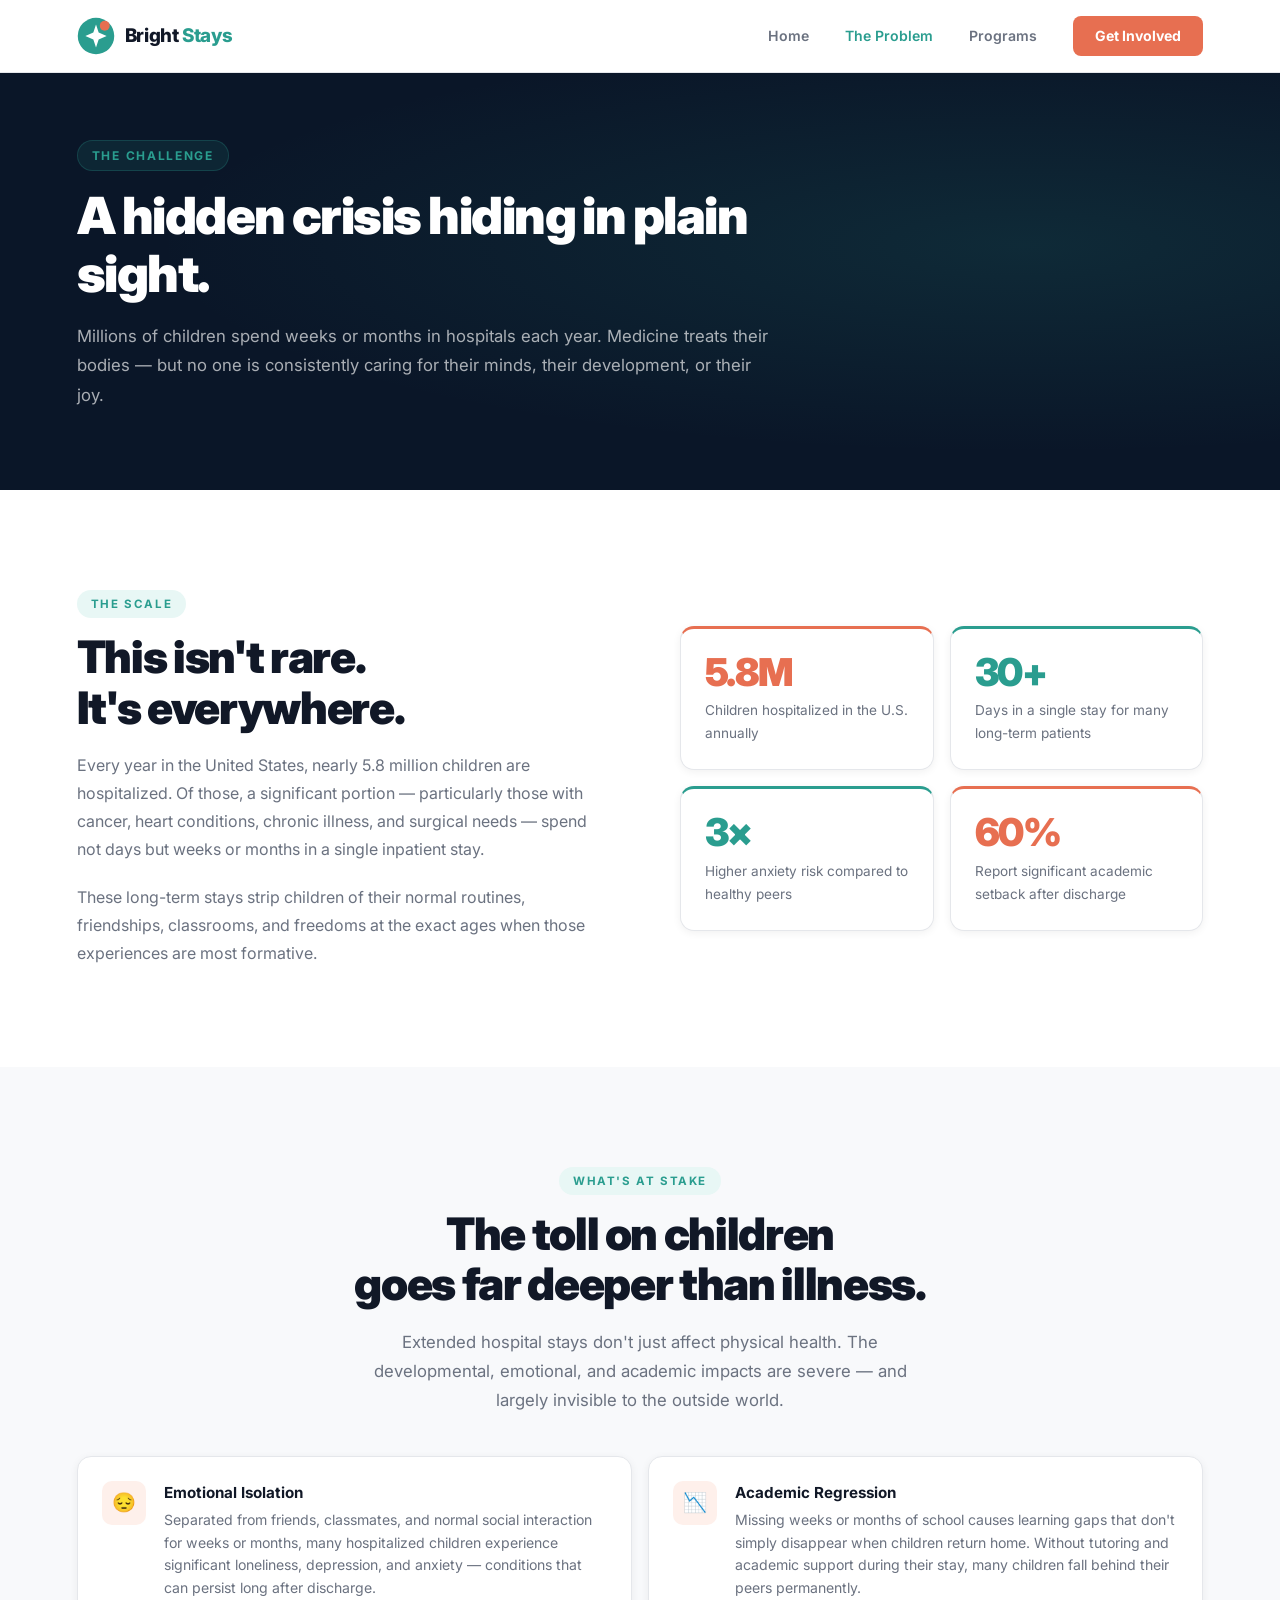
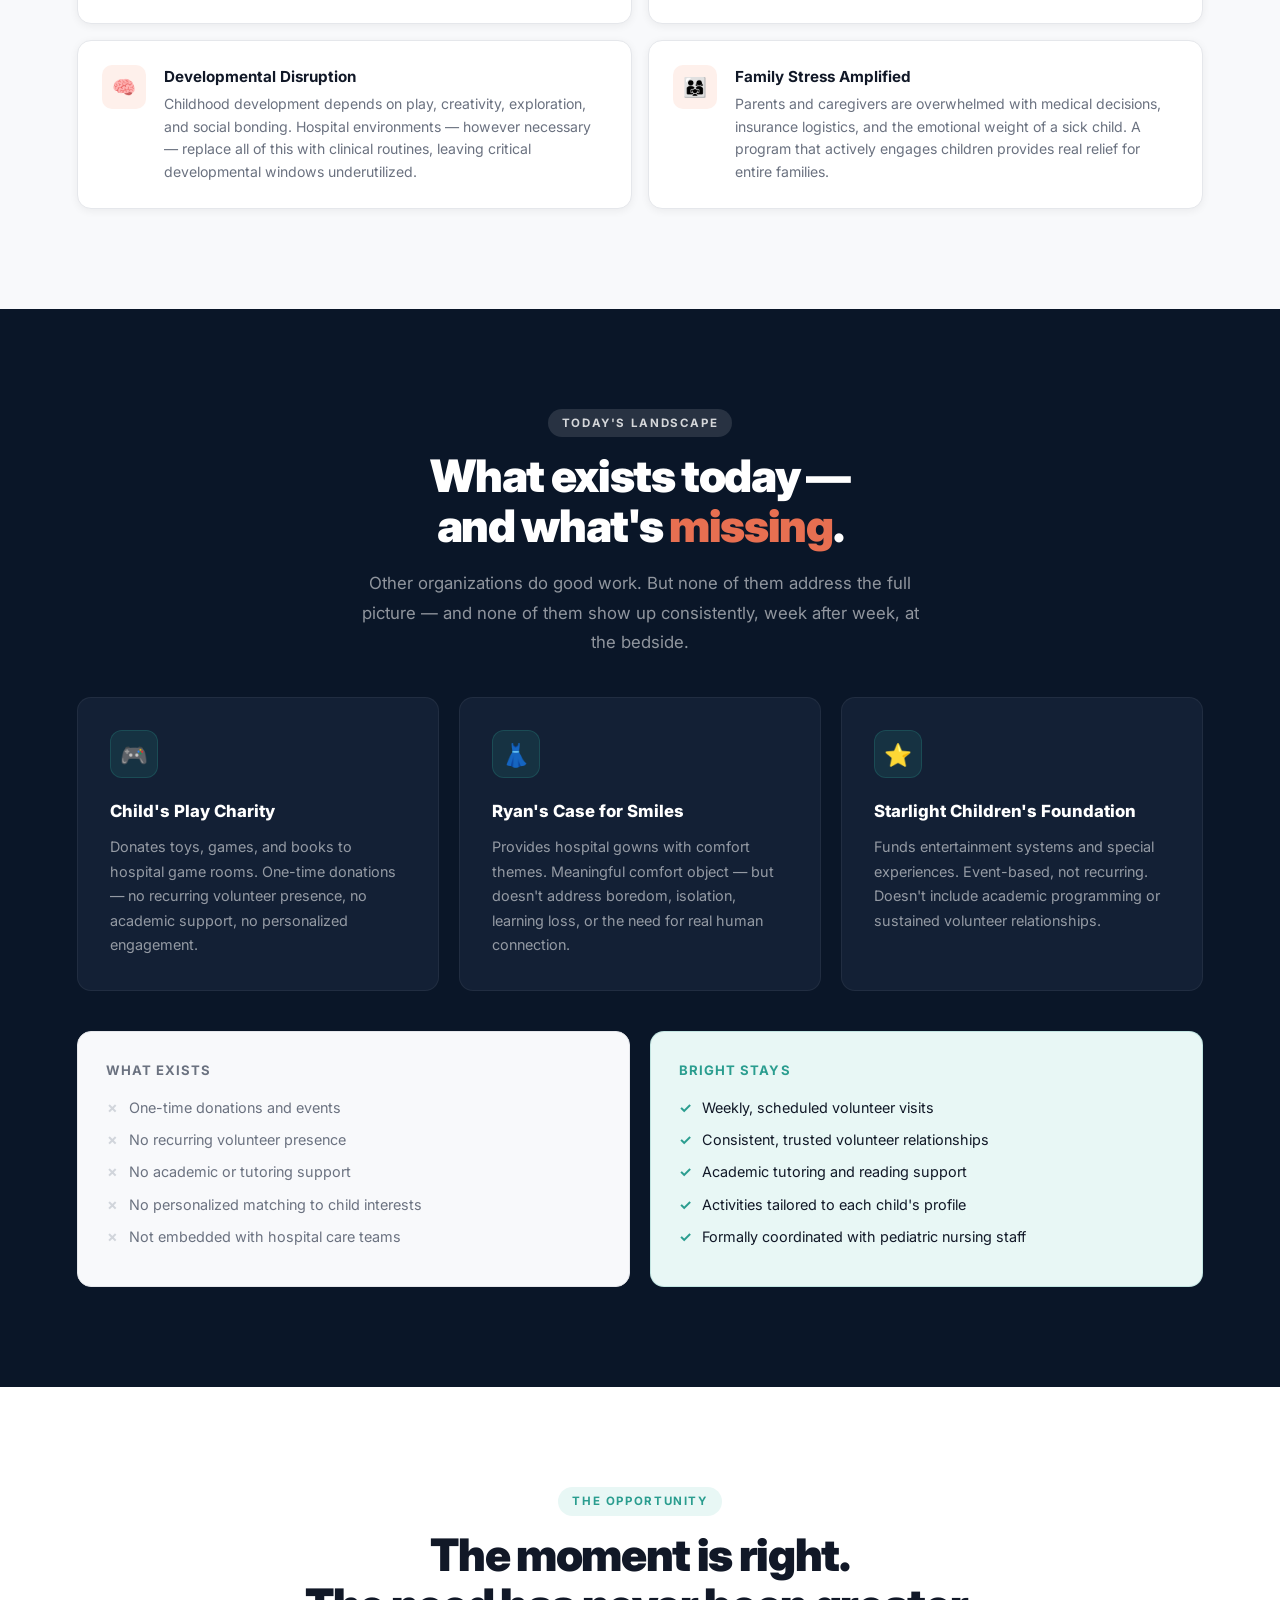
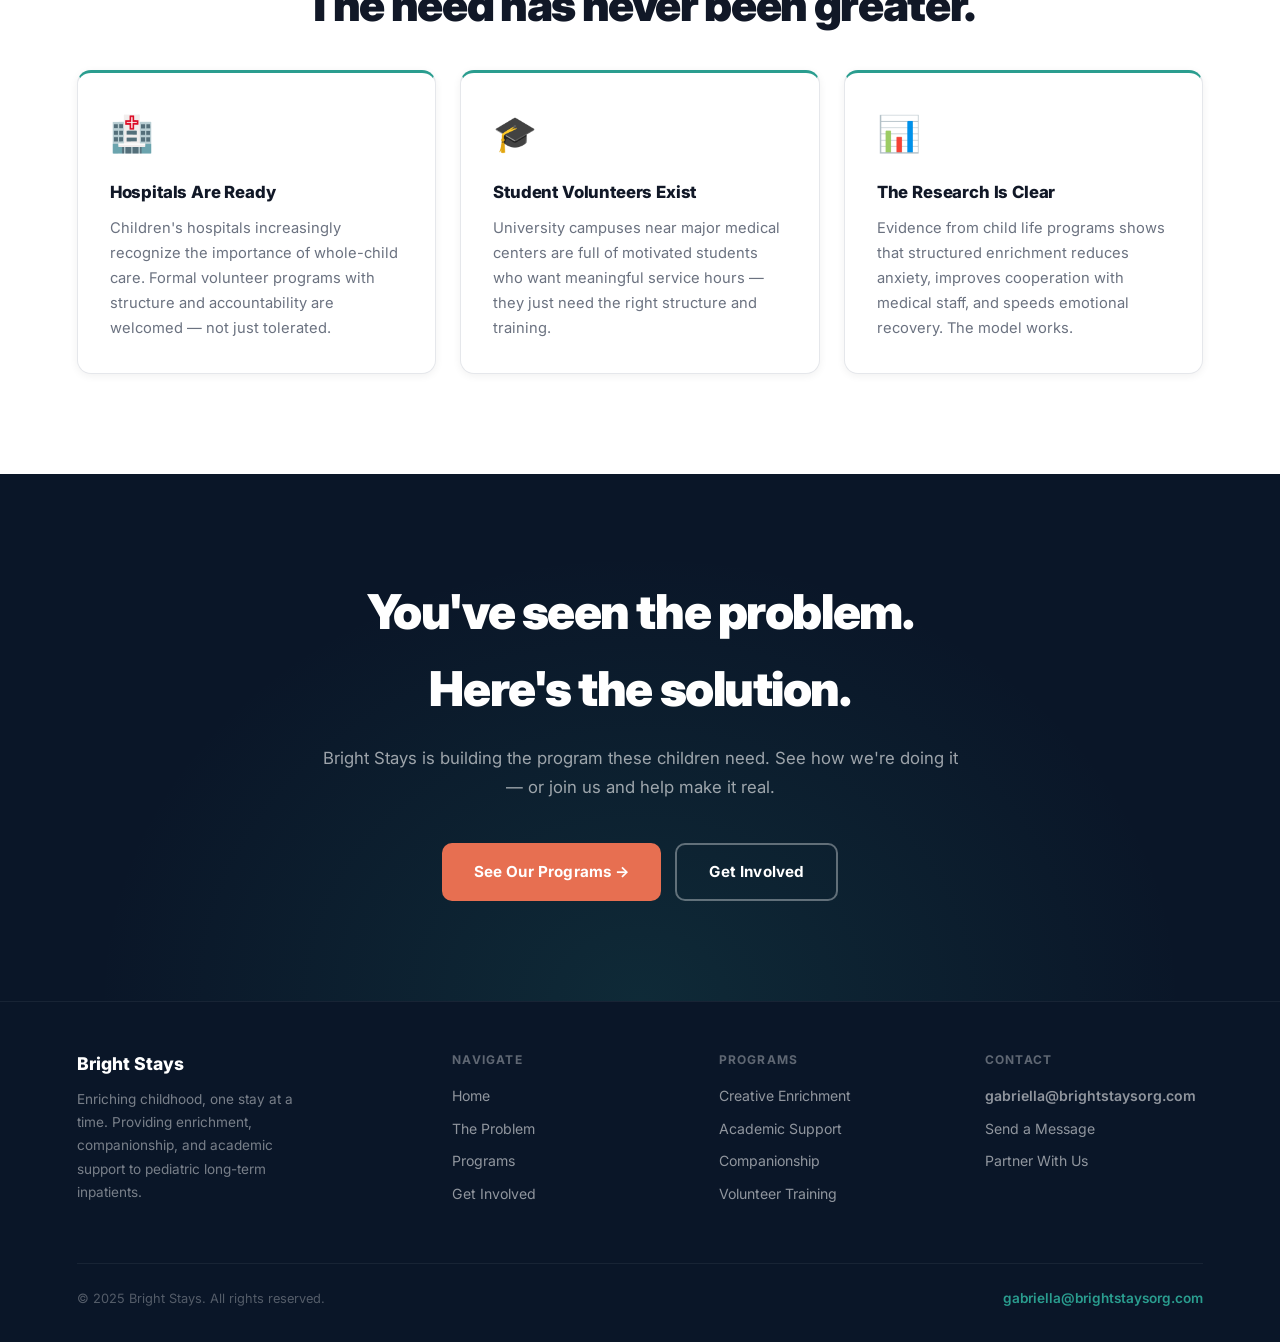
<file: problem.html>
<!DOCTYPE html>
<html lang="en">
<head>
  <meta charset="UTF-8"/>
  <meta name="viewport" content="width=device-width, initial-scale=1.0"/>
  <title>The Problem — Bright Stays</title>
  <link rel="preconnect" href="https://fonts.googleapis.com"/>
  <link href="https://fonts.googleapis.com/css2?family=Inter:wght@400;500;600;700;800;900&display=swap" rel="stylesheet"/>
  <style>
*,*::before,*::after{box-sizing:border-box;margin:0;padding:0}
:root{--navy:#0A1628;--navy-mid:#132035;--teal:#2A9D8F;--teal-dark:#1f7a6e;--teal-light:#E8F7F5;--coral:#E76F51;--coral-dark:#c95e3f;--coral-light:#FEF0EB;--dark:#111827;--gray:#6B7280;--gray-light:#F8F9FB;--border:#E5E7EB;--white:#FFFFFF;--font:'Inter',-apple-system,sans-serif;--radius:14px;--radius-lg:20px;--shadow-sm:0 2px 8px rgba(0,0,0,.06);--shadow:0 8px 32px rgba(0,0,0,.10);--shadow-lg:0 20px 60px rgba(0,0,0,.15)}
html{scroll-behavior:smooth}
body{font-family:var(--font);color:var(--dark);background:var(--white);line-height:1.6;-webkit-font-smoothing:antialiased}
a{color:inherit;text-decoration:none}
img{display:block;max-width:100%}
nav{position:fixed;top:0;left:0;right:0;z-index:200;padding:0 6%;display:flex;align-items:center;justify-content:space-between;height:72px;background:var(--white);box-shadow:0 1px 0 var(--border)}
.nav-logo{display:flex;align-items:center;gap:10px;font-weight:800;font-size:1.18rem;letter-spacing:-.02em}
.nav-logo svg{width:38px;height:38px;flex-shrink:0}
.word-bright{color:var(--dark)}
.word-stays{color:var(--teal)}
.nav-links{display:flex;align-items:center;gap:36px}
.nav-links a{font-size:.88rem;font-weight:600;color:var(--gray);transition:color .2s}
.nav-links a:hover,.nav-links a.active{color:var(--teal)}
.nav-cta{background:var(--coral)!important;color:var(--white)!important;padding:9px 22px;border-radius:8px;font-weight:700!important}
.nav-cta:hover{background:var(--coral-dark)!important}
.btn{display:inline-flex;align-items:center;gap:8px;padding:15px 32px;border-radius:10px;font-weight:700;font-size:.95rem;cursor:pointer;transition:all .2s;border:none;letter-spacing:.01em;font-family:var(--font)}
.btn-coral{background:var(--coral);color:var(--white)}
.btn-coral:hover{background:var(--coral-dark);transform:translateY(-2px);box-shadow:0 8px 24px rgba(231,111,81,.35)}
.btn-ghost{background:transparent;color:var(--white);border:2px solid rgba(255,255,255,.35)}
.btn-ghost:hover{background:rgba(255,255,255,.1)}
.btn-teal{background:var(--teal);color:var(--white)}
.btn-teal:hover{background:var(--teal-dark);transform:translateY(-2px)}
.btn-outline-teal{background:transparent;color:var(--teal);border:2px solid var(--teal)}
.btn-outline-teal:hover{background:var(--teal);color:var(--white)}
.page-hero{background:var(--navy);padding:140px 6% 80px;position:relative;overflow:hidden}
.page-hero::after{content:'';position:absolute;inset:0;background:radial-gradient(ellipse at 80% 50%,rgba(42,157,143,.15) 0%,transparent 60%);pointer-events:none}
.page-hero-inner{max-width:700px;position:relative;z-index:1}
.page-eyebrow{display:inline-block;font-size:.75rem;font-weight:700;letter-spacing:.14em;text-transform:uppercase;color:var(--teal);margin-bottom:16px;padding:5px 14px;background:rgba(42,157,143,.12);border-radius:100px;border:1px solid rgba(42,157,143,.25)}
.page-hero h1{font-size:clamp(2rem,4vw,3.2rem);font-weight:900;color:var(--white);line-height:1.12;letter-spacing:-.03em;margin-bottom:20px}
.page-hero p{font-size:1.05rem;color:rgba(255,255,255,.65);line-height:1.75}
.reveal{opacity:0;transform:translateY(28px);transition:opacity .7s,transform .7s}
.reveal.visible{opacity:1;transform:none}
.reveal-delay-1{transition-delay:.1s}
.reveal-delay-2{transition-delay:.2s}
.reveal-delay-3{transition-delay:.3s}
.section{padding:100px 6%}
.section-inner{max-width:1200px;margin:0 auto}
.label{display:inline-block;font-size:.72rem;font-weight:700;letter-spacing:.14em;text-transform:uppercase;color:var(--teal);margin-bottom:14px;padding:5px 14px;background:var(--teal-light);border-radius:100px}
.label-white{background:rgba(255,255,255,.12);color:rgba(255,255,255,.8)}
h2.section-title{font-size:clamp(2rem,3.5vw,2.8rem);font-weight:900;letter-spacing:-.03em;line-height:1.12;margin-bottom:18px}
.section-sub{font-size:1.05rem;color:var(--gray);line-height:1.75;max-width:560px}
.text-center{text-align:center}
.text-white{color:var(--white)}
.mb-40{margin-bottom:40px}
.mt-40{margin-top:40px}
.mt-24{margin-top:24px}
.mb-16{margin-bottom:16px}
.mt-16{margin-top:16px}
.flex{display:flex}
.flex-wrap{flex-wrap:wrap}
.gap-14{gap:14px}
.cards-grid-4{display:grid;grid-template-columns:repeat(4,1fr);gap:20px}
.cards-grid-3{display:grid;grid-template-columns:repeat(3,1fr);gap:24px}
.cards-grid-2{display:grid;grid-template-columns:repeat(2,1fr);gap:24px}
@media(max-width:1000px){.cards-grid-4{grid-template-columns:repeat(2,1fr)}}
@media(max-width:900px){.cards-grid-3{grid-template-columns:1fr}.split{grid-template-columns:1fr!important;gap:48px!important}}
@media(max-width:700px){.cards-grid-4,.cards-grid-2{grid-template-columns:1fr}}
.card{background:var(--white);border:1px solid var(--border);border-radius:var(--radius);padding:32px;box-shadow:var(--shadow-sm);transition:transform .25s,box-shadow .25s}
.card:hover{transform:translateY(-6px);box-shadow:var(--shadow)}
.card-accent-top{border-top:3px solid var(--teal)}
.card-accent-coral{border-top:3px solid var(--coral)}
.card-icon{font-size:2.2rem;margin-bottom:18px;display:block}
.card h3{font-size:1.05rem;font-weight:800;color:var(--dark);margin-bottom:10px;letter-spacing:-.01em}
.card p{font-size:.92rem;color:var(--gray);line-height:1.7}
.card-dark{background:var(--navy-mid);border:1px solid rgba(255,255,255,.06);border-radius:var(--radius);padding:32px;transition:transform .25s,box-shadow .25s,border-color .25s}
.card-dark:hover{transform:translateY(-6px);box-shadow:0 20px 48px rgba(0,0,0,.3);border-color:rgba(42,157,143,.3)}
.card-dark h3{font-size:1.05rem;font-weight:800;color:var(--white);margin-bottom:10px}
.card-dark p{font-size:.9rem;color:rgba(255,255,255,.55);line-height:1.7}
.card-dark .card-icon-dark{width:48px;height:48px;border-radius:12px;background:rgba(42,157,143,.15);border:1px solid rgba(42,157,143,.25);display:flex;align-items:center;justify-content:center;font-size:1.4rem;margin-bottom:20px}
.split{display:grid;grid-template-columns:1fr 1fr;gap:80px;align-items:center}
.toll-card{background:var(--white);border:1px solid var(--border);border-radius:var(--radius);padding:24px;display:flex;gap:18px;align-items:flex-start;box-shadow:var(--shadow-sm);transition:transform .2s,box-shadow .2s}
.toll-card:hover{transform:translateY(-3px);box-shadow:var(--shadow)}
.toll-icon{width:44px;height:44px;border-radius:10px;flex-shrink:0;background:var(--coral-light);display:flex;align-items:center;justify-content:center;font-size:1.2rem}
.toll-body h4{font-size:.95rem;font-weight:700;color:var(--dark);margin-bottom:4px}
.toll-body p{font-size:.88rem;color:var(--gray);line-height:1.6}
.diff-row{display:grid;grid-template-columns:1fr 1fr;gap:20px}
@media(max-width:700px){.diff-row{grid-template-columns:1fr}}
.diff-col{border-radius:var(--radius);padding:28px}
.diff-col.exists{background:var(--gray-light);border:1px solid var(--border)}
.diff-col.ours{background:var(--teal-light);border:1px solid rgba(42,157,143,.2)}
.diff-col h4{font-size:.82rem;font-weight:700;letter-spacing:.08em;text-transform:uppercase;margin-bottom:16px}
.diff-col.exists h4{color:var(--gray)}
.diff-col.ours h4{color:var(--teal)}
.diff-item{display:flex;gap:10px;font-size:.9rem;line-height:1.55;margin-bottom:10px}
.diff-item .x{color:#D1D5DB;font-weight:700;flex-shrink:0}
.diff-item .check{color:var(--teal);font-weight:700;flex-shrink:0}
.diff-item .text{color:var(--gray)}
.diff-col.ours .diff-item .text{color:var(--dark)}
.prog-card{background:var(--white);border-radius:var(--radius-lg);overflow:hidden;box-shadow:var(--shadow);border:1px solid var(--border);transition:transform .25s,box-shadow .25s}
.prog-card:hover{transform:translateY(-8px);box-shadow:var(--shadow-lg)}
.prog-card-head{padding:36px 36px 28px;position:relative;overflow:hidden}
.prog-card-head::before{content:'';position:absolute;width:120px;height:120px;border-radius:50%;background:rgba(255,255,255,.08);top:-30px;right:-30px}
.prog-card-head .prog-num{font-size:.72rem;font-weight:700;letter-spacing:.12em;text-transform:uppercase;color:rgba(255,255,255,.6);margin-bottom:12px}
.prog-card-head .prog-icon-lg{font-size:2.4rem;margin-bottom:12px;display:block}
.prog-card-head h3{font-size:1.25rem;font-weight:800;color:var(--white);letter-spacing:-.02em}
.prog-card-body{padding:28px 36px 36px}
.prog-card-body p{font-size:.95rem;color:var(--gray);line-height:1.75;margin-bottom:20px}
.prog-details{list-style:none;display:flex;flex-direction:column;gap:10px}
.prog-details li{font-size:.88rem;color:var(--gray);padding-left:18px;position:relative;line-height:1.5}
.prog-details li::before{content:'→';position:absolute;left:0;color:var(--teal);font-weight:700}
.steps{display:flex;flex-direction:column;gap:0;position:relative}
.steps::before{content:'';position:absolute;left:24px;top:24px;bottom:24px;width:2px;background:linear-gradient(to bottom,var(--teal),rgba(42,157,143,.1))}
.step-item{display:flex;gap:24px;align-items:flex-start;padding-bottom:40px;position:relative}
.step-item:last-child{padding-bottom:0}
.step-num{width:48px;height:48px;border-radius:50%;flex-shrink:0;background:var(--teal);color:var(--white);font-weight:900;font-size:1rem;display:flex;align-items:center;justify-content:center;box-shadow:0 0 0 4px var(--white),0 0 0 6px rgba(42,157,143,.2);position:relative;z-index:1}
.step-content h4{font-size:1rem;font-weight:800;color:var(--dark);margin-bottom:6px;padding-top:10px}
.step-content p{font-size:.9rem;color:var(--gray);line-height:1.65}
.roadmap{display:grid;grid-template-columns:repeat(3,1fr);gap:24px}
@media(max-width:800px){.roadmap{grid-template-columns:1fr}}
.roadmap-card{background:var(--navy-mid);border:1px solid rgba(255,255,255,.06);border-radius:var(--radius);padding:28px}
.roadmap-phase{font-size:.7rem;font-weight:800;letter-spacing:.14em;text-transform:uppercase;color:var(--teal);margin-bottom:6px}
.roadmap-time{font-size:.82rem;color:var(--coral);font-weight:600;margin-bottom:16px}
.roadmap-card h4{font-size:1rem;font-weight:800;color:var(--white);margin-bottom:16px}
.roadmap-item{display:flex;gap:10px;font-size:.88rem;color:rgba(255,255,255,.55);line-height:1.5;margin-bottom:8px;align-items:flex-start}
.roadmap-item.done{color:rgba(255,255,255,.8)}
.roadmap-item .dot{flex-shrink:0;margin-top:5px;width:6px;height:6px;border-radius:50%;background:rgba(255,255,255,.2)}
.roadmap-item.done .dot{background:var(--teal)}
.roadmap-item.active .dot{background:var(--coral)}
.involve-card{background:var(--white);border:1px solid var(--border);border-radius:var(--radius-lg);padding:36px;box-shadow:var(--shadow-sm);position:relative;overflow:hidden;transition:transform .25s,box-shadow .25s}
.involve-card::before{content:'';position:absolute;top:0;left:0;right:0;height:4px;background:var(--coral)}
.involve-card:hover{transform:translateY(-6px);box-shadow:var(--shadow)}
.involve-card .involve-icon{width:52px;height:52px;border-radius:14px;background:var(--coral-light);display:flex;align-items:center;justify-content:center;font-size:1.5rem;margin-bottom:20px}
.involve-card h3{font-size:1.1rem;font-weight:800;color:var(--dark);margin-bottom:10px;letter-spacing:-.01em}
.involve-card p{font-size:.92rem;color:var(--gray);line-height:1.7;margin-bottom:12px}
.involve-card .tag{font-size:.78rem;font-weight:600;color:var(--teal)}
.form-wrap{background:var(--white);border-radius:var(--radius-lg);border:1px solid var(--border);box-shadow:var(--shadow);padding:52px 56px}
.form-row{display:grid;grid-template-columns:1fr 1fr;gap:18px}
.form-group{display:flex;flex-direction:column;gap:7px;margin-bottom:20px}
.form-group label{font-size:.83rem;font-weight:700;color:var(--dark);letter-spacing:.01em}
.form-group input,.form-group select,.form-group textarea{padding:13px 16px;border:1.5px solid var(--border);border-radius:10px;font-size:.95rem;font-family:var(--font);color:var(--dark);outline:none;transition:border-color .2s,box-shadow .2s;background:var(--white)}
.form-group input:focus,.form-group select:focus,.form-group textarea:focus{border-color:var(--teal);box-shadow:0 0 0 3px rgba(42,157,143,.12)}
.form-group textarea{resize:vertical;line-height:1.65}
.form-submit{background:var(--coral);color:var(--white);padding:15px 36px;border-radius:10px;border:none;font-size:1rem;font-weight:700;font-family:var(--font);cursor:pointer;transition:background .2s,transform .15s,box-shadow .2s}
.form-submit:hover{background:var(--coral-dark);transform:translateY(-2px);box-shadow:0 8px 24px rgba(231,111,81,.35)}
.callout{background:linear-gradient(135deg,var(--navy) 0%,#132035 100%);border:1px solid rgba(42,157,143,.2);border-radius:var(--radius-lg);padding:36px 40px;position:relative;overflow:hidden}
.callout::before{content:'';position:absolute;width:200px;height:200px;border-radius:50%;background:radial-gradient(circle,rgba(42,157,143,.15) 0%,transparent 70%);top:-60px;right:-60px}
.callout h4{font-size:1rem;font-weight:800;color:var(--white);margin-bottom:10px}
.callout p{font-size:.92rem;color:rgba(255,255,255,.6);line-height:1.7}
.cta-section{background:var(--navy);padding:100px 6%;text-align:center;position:relative;overflow:hidden}
.cta-section::before{content:'';position:absolute;inset:0;background:radial-gradient(ellipse at 50% 100%,rgba(42,157,143,.15) 0%,transparent 60%)}
.cta-inner{position:relative;z-index:1;max-width:640px;margin:0 auto}
.cta-section h2{font-size:clamp(2rem,4vw,3rem);font-weight:900;color:var(--white);letter-spacing:-.03em;margin-bottom:16px}
.cta-section p{font-size:1.05rem;color:rgba(255,255,255,.6);line-height:1.75;margin-bottom:40px}
footer{background:var(--navy);border-top:1px solid rgba(255,255,255,.06);padding:48px 6% 32px}
.footer-top{display:grid;grid-template-columns:1.5fr 1fr 1fr 1fr;gap:48px;margin-bottom:48px}
@media(max-width:900px){.footer-top{grid-template-columns:1fr 1fr;gap:32px}}
.footer-brand h3{font-size:1.1rem;font-weight:800;color:var(--white);margin-bottom:10px}
.footer-brand p{font-size:.85rem;color:rgba(255,255,255,.45);line-height:1.7;max-width:240px}
.footer-col h4{font-size:.75rem;font-weight:700;letter-spacing:.1em;text-transform:uppercase;color:rgba(255,255,255,.35);margin-bottom:16px}
.footer-col a{display:block;font-size:.88rem;color:rgba(255,255,255,.55);margin-bottom:10px;transition:color .2s}
.footer-col a:hover{color:var(--white)}
.footer-bottom{border-top:1px solid rgba(255,255,255,.06);padding-top:24px;display:flex;justify-content:space-between;align-items:center;flex-wrap:wrap;gap:12px}
.footer-copy{font-size:.8rem;color:rgba(255,255,255,.3)}
.footer-email{font-size:.85rem;color:var(--teal);font-weight:600}
.footer-email:hover{color:#7DD8D1}
::-webkit-scrollbar{width:6px}
::-webkit-scrollbar-track{background:var(--navy)}
::-webkit-scrollbar-thumb{background:var(--teal);border-radius:3px}
  </style>
</head>
<body>

<!-- ── Navigation ──────────────────────────────────────────────── -->
<nav class="white" id="nav">
  <a href="index.html" class="nav-logo">
    <svg width="38" height="38" viewBox="0 0 100 100" xmlns="http://www.w3.org/2000/svg">
      <circle cx="50" cy="50" r="48" fill="#2A9D8F"/>
      <path d="M50,20 L57,41 L78,50 L57,59 L50,80 L43,59 L22,50 L43,41 Z" fill="white"/>
      <circle cx="73" cy="23" r="13" fill="#E76F51"/>
    </svg>
    <span><span class="word-bright">Bright</span> <span class="word-stays">Stays</span></span>
  </a>
  <div class="nav-links">
    <a href="index.html">Home</a>
    <a href="problem.html" class="active">The Problem</a>
    <a href="programs.html">Programs</a>
    <a href="involved.html" class="nav-cta">Get Involved</a>
  </div>
</nav>

<!-- ── Page Hero ─────────────────────────────────────────────────── -->
<div class="page-hero">
  <div class="page-hero-inner">
    <span class="page-eyebrow">The Challenge</span>
    <h1>A hidden crisis hiding in plain sight.</h1>
    <p>Millions of children spend weeks or months in hospitals each year. Medicine treats their bodies — but no one is consistently caring for their minds, their development, or their joy.</p>
  </div>
</div>

<!-- ── The Scope ─────────────────────────────────────────────────── -->
<section class="section">
  <div class="section-inner">
    <div class="split">
      <div>
        <span class="label">The Scale</span>
        <h2 class="section-title reveal">This isn't rare.<br/>It's everywhere.</h2>
        <p style="color: var(--gray); line-height: 1.75; margin-bottom: 20px;" class="reveal">Every year in the United States, nearly 5.8 million children are hospitalized. Of those, a significant portion — particularly those with cancer, heart conditions, chronic illness, and surgical needs — spend not days but weeks or months in a single inpatient stay.</p>
        <p style="color: var(--gray); line-height: 1.75;" class="reveal">These long-term stays strip children of their normal routines, friendships, classrooms, and freedoms at the exact ages when those experiences are most formative.</p>
      </div>
      <div class="reveal">
        <div class="cards-grid-2" style="gap: 16px;">
          <div class="card card-accent-coral" style="padding: 24px;">
            <span style="font-size: 2.4rem; font-weight: 900; color: var(--coral); display: block; letter-spacing: -0.04em; line-height: 1;">5.8M</span>
            <p style="margin-top: 8px; font-size: 0.85rem;">Children hospitalized in the U.S. annually</p>
          </div>
          <div class="card card-accent-top" style="padding: 24px;">
            <span style="font-size: 2.4rem; font-weight: 900; color: var(--teal); display: block; letter-spacing: -0.04em; line-height: 1;">30+</span>
            <p style="margin-top: 8px; font-size: 0.85rem;">Days in a single stay for many long-term patients</p>
          </div>
          <div class="card card-accent-top" style="padding: 24px;">
            <span style="font-size: 2.4rem; font-weight: 900; color: var(--teal); display: block; letter-spacing: -0.04em; line-height: 1;">3×</span>
            <p style="margin-top: 8px; font-size: 0.85rem;">Higher anxiety risk compared to healthy peers</p>
          </div>
          <div class="card card-accent-coral" style="padding: 24px;">
            <span style="font-size: 2.4rem; font-weight: 900; color: var(--coral); display: block; letter-spacing: -0.04em; line-height: 1;">60%</span>
            <p style="margin-top: 8px; font-size: 0.85rem;">Report significant academic setback after discharge</p>
          </div>
        </div>
      </div>
    </div>
  </div>
</section>

<!-- ── The Toll ───────────────────────────────────────────────────── -->
<section class="section" style="background: var(--gray-light);">
  <div class="section-inner">
    <div class="text-center mb-40">
      <span class="label">What's at Stake</span>
      <h2 class="section-title reveal">The toll on children<br/>goes far deeper than illness.</h2>
      <p class="section-sub reveal" style="margin: 0 auto;">Extended hospital stays don't just affect physical health. The developmental, emotional, and academic impacts are severe — and largely invisible to the outside world.</p>
    </div>
    <div class="cards-grid-2" style="gap: 16px;">
      <div class="toll-card reveal">
        <div class="toll-icon">😔</div>
        <div class="toll-body">
          <h4>Emotional Isolation</h4>
          <p>Separated from friends, classmates, and normal social interaction for weeks or months, many hospitalized children experience significant loneliness, depression, and anxiety — conditions that can persist long after discharge.</p>
        </div>
      </div>
      <div class="toll-card reveal reveal-delay-1">
        <div class="toll-icon">📉</div>
        <div class="toll-body">
          <h4>Academic Regression</h4>
          <p>Missing weeks or months of school causes learning gaps that don't simply disappear when children return home. Without tutoring and academic support during their stay, many children fall behind their peers permanently.</p>
        </div>
      </div>
      <div class="toll-card reveal reveal-delay-2">
        <div class="toll-icon">🧠</div>
        <div class="toll-body">
          <h4>Developmental Disruption</h4>
          <p>Childhood development depends on play, creativity, exploration, and social bonding. Hospital environments — however necessary — replace all of this with clinical routines, leaving critical developmental windows underutilized.</p>
        </div>
      </div>
      <div class="toll-card reveal reveal-delay-3">
        <div class="toll-icon">👨‍👩‍👧</div>
        <div class="toll-body">
          <h4>Family Stress Amplified</h4>
          <p>Parents and caregivers are overwhelmed with medical decisions, insurance logistics, and the emotional weight of a sick child. A program that actively engages children provides real relief for entire families.</p>
        </div>
      </div>
    </div>
  </div>
</section>

<!-- ── What exists today ──────────────────────────────────────────── -->
<section class="section" style="background: var(--navy);">
  <div class="section-inner">
    <div class="text-center mb-40">
      <span class="label label-white">Today's Landscape</span>
      <h2 class="section-title text-white reveal">What exists today —<br/>and what's <em style="color: var(--coral); font-style: normal;">missing</em>.</h2>
      <p class="reveal" style="color: rgba(255,255,255,0.55); font-size: 1.05rem; line-height: 1.75; max-width: 560px; margin: 0 auto;">Other organizations do good work. But none of them address the full picture — and none of them show up consistently, week after week, at the bedside.</p>
    </div>

    <div class="cards-grid-3" style="gap: 20px; margin-bottom: 40px;">
      <div class="card-dark reveal">
        <div class="card-icon-dark">🎮</div>
        <h3>Child's Play Charity</h3>
        <p>Donates toys, games, and books to hospital game rooms. One-time donations — no recurring volunteer presence, no academic support, no personalized engagement.</p>
      </div>
      <div class="card-dark reveal reveal-delay-1">
        <div class="card-icon-dark">👗</div>
        <h3>Ryan's Case for Smiles</h3>
        <p>Provides hospital gowns with comfort themes. Meaningful comfort object — but doesn't address boredom, isolation, learning loss, or the need for real human connection.</p>
      </div>
      <div class="card-dark reveal reveal-delay-2">
        <div class="card-icon-dark">⭐</div>
        <h3>Starlight Children's Foundation</h3>
        <p>Funds entertainment systems and special experiences. Event-based, not recurring. Doesn't include academic programming or sustained volunteer relationships.</p>
      </div>
    </div>

    <div class="reveal">
      <div class="diff-row">
        <div class="diff-col exists">
          <h4>What Exists</h4>
          <div class="diff-item">
            <span class="x">✗</span>
            <span class="text">One-time donations and events</span>
          </div>
          <div class="diff-item">
            <span class="x">✗</span>
            <span class="text">No recurring volunteer presence</span>
          </div>
          <div class="diff-item">
            <span class="x">✗</span>
            <span class="text">No academic or tutoring support</span>
          </div>
          <div class="diff-item">
            <span class="x">✗</span>
            <span class="text">No personalized matching to child interests</span>
          </div>
          <div class="diff-item">
            <span class="x">✗</span>
            <span class="text">Not embedded with hospital care teams</span>
          </div>
        </div>
        <div class="diff-col ours">
          <h4>Bright Stays</h4>
          <div class="diff-item">
            <span class="check">✓</span>
            <span class="text">Weekly, scheduled volunteer visits</span>
          </div>
          <div class="diff-item">
            <span class="check">✓</span>
            <span class="text">Consistent, trusted volunteer relationships</span>
          </div>
          <div class="diff-item">
            <span class="check">✓</span>
            <span class="text">Academic tutoring and reading support</span>
          </div>
          <div class="diff-item">
            <span class="check">✓</span>
            <span class="text">Activities tailored to each child's profile</span>
          </div>
          <div class="diff-item">
            <span class="check">✓</span>
            <span class="text">Formally coordinated with pediatric nursing staff</span>
          </div>
        </div>
      </div>
    </div>
  </div>
</section>

<!-- ── Why now ────────────────────────────────────────────────────── -->
<section class="section">
  <div class="section-inner">
    <div class="text-center mb-40">
      <span class="label">The Opportunity</span>
      <h2 class="section-title reveal">The moment is right.<br/>The need has never been greater.</h2>
    </div>
    <div class="cards-grid-3">
      <div class="card card-accent-top reveal">
        <span class="card-icon">🏥</span>
        <h3>Hospitals Are Ready</h3>
        <p>Children's hospitals increasingly recognize the importance of whole-child care. Formal volunteer programs with structure and accountability are welcomed — not just tolerated.</p>
      </div>
      <div class="card card-accent-top reveal reveal-delay-1">
        <span class="card-icon">🎓</span>
        <h3>Student Volunteers Exist</h3>
        <p>University campuses near major medical centers are full of motivated students who want meaningful service hours — they just need the right structure and training.</p>
      </div>
      <div class="card card-accent-top reveal reveal-delay-2">
        <span class="card-icon">📊</span>
        <h3>The Research Is Clear</h3>
        <p>Evidence from child life programs shows that structured enrichment reduces anxiety, improves cooperation with medical staff, and speeds emotional recovery. The model works.</p>
      </div>
    </div>
  </div>
</section>

<!-- ── CTA ────────────────────────────────────────────────────────── -->
<div class="cta-section">
  <div class="cta-inner">
    <h2>You've seen the problem.<br/>Here's the solution.</h2>
    <p>Bright Stays is building the program these children need. See how we're doing it — or join us and help make it real.</p>
    <div class="flex flex-wrap gap-14" style="justify-content: center;">
      <a href="programs.html" class="btn btn-coral">See Our Programs →</a>
      <a href="involved.html" class="btn btn-ghost">Get Involved</a>
    </div>
  </div>
</div>

<!-- ── Footer ───────────────────────────────────────────────────── -->
<footer>
  <div class="footer-top">
    <div class="footer-brand">
      <h3>Bright Stays</h3>
      <p>Enriching childhood, one stay at a time. Providing enrichment, companionship, and academic support to pediatric long-term inpatients.</p>
    </div>
    <div class="footer-col">
      <h4>Navigate</h4>
      <a href="index.html">Home</a>
      <a href="problem.html">The Problem</a>
      <a href="programs.html">Programs</a>
      <a href="involved.html">Get Involved</a>
    </div>
    <div class="footer-col">
      <h4>Programs</h4>
      <a href="programs.html">Creative Enrichment</a>
      <a href="programs.html">Academic Support</a>
      <a href="programs.html">Companionship</a>
      <a href="programs.html">Volunteer Training</a>
    </div>
    <div class="footer-col">
      <h4>Contact</h4>
      <a href="mailto:gabriella@brightstaysorg.com" class="footer-email">gabriella@brightstaysorg.com</a>
      <a href="involved.html">Send a Message</a>
      <a href="involved.html">Partner With Us</a>
    </div>
  </div>
  <div class="footer-bottom">
    <span class="footer-copy">© 2025 Bright Stays. All rights reserved.</span>
    <a href="mailto:gabriella@brightstaysorg.com" class="footer-email">gabriella@brightstaysorg.com</a>
  </div>
</footer>

<script>
const obs=new IntersectionObserver(entries=>entries.forEach(e=>{if(e.isIntersecting)e.target.classList.add('visible')}),{threshold:.12});
document.querySelectorAll('.reveal').forEach(el=>obs.observe(el));
</script>
</body>
</html>
</file>
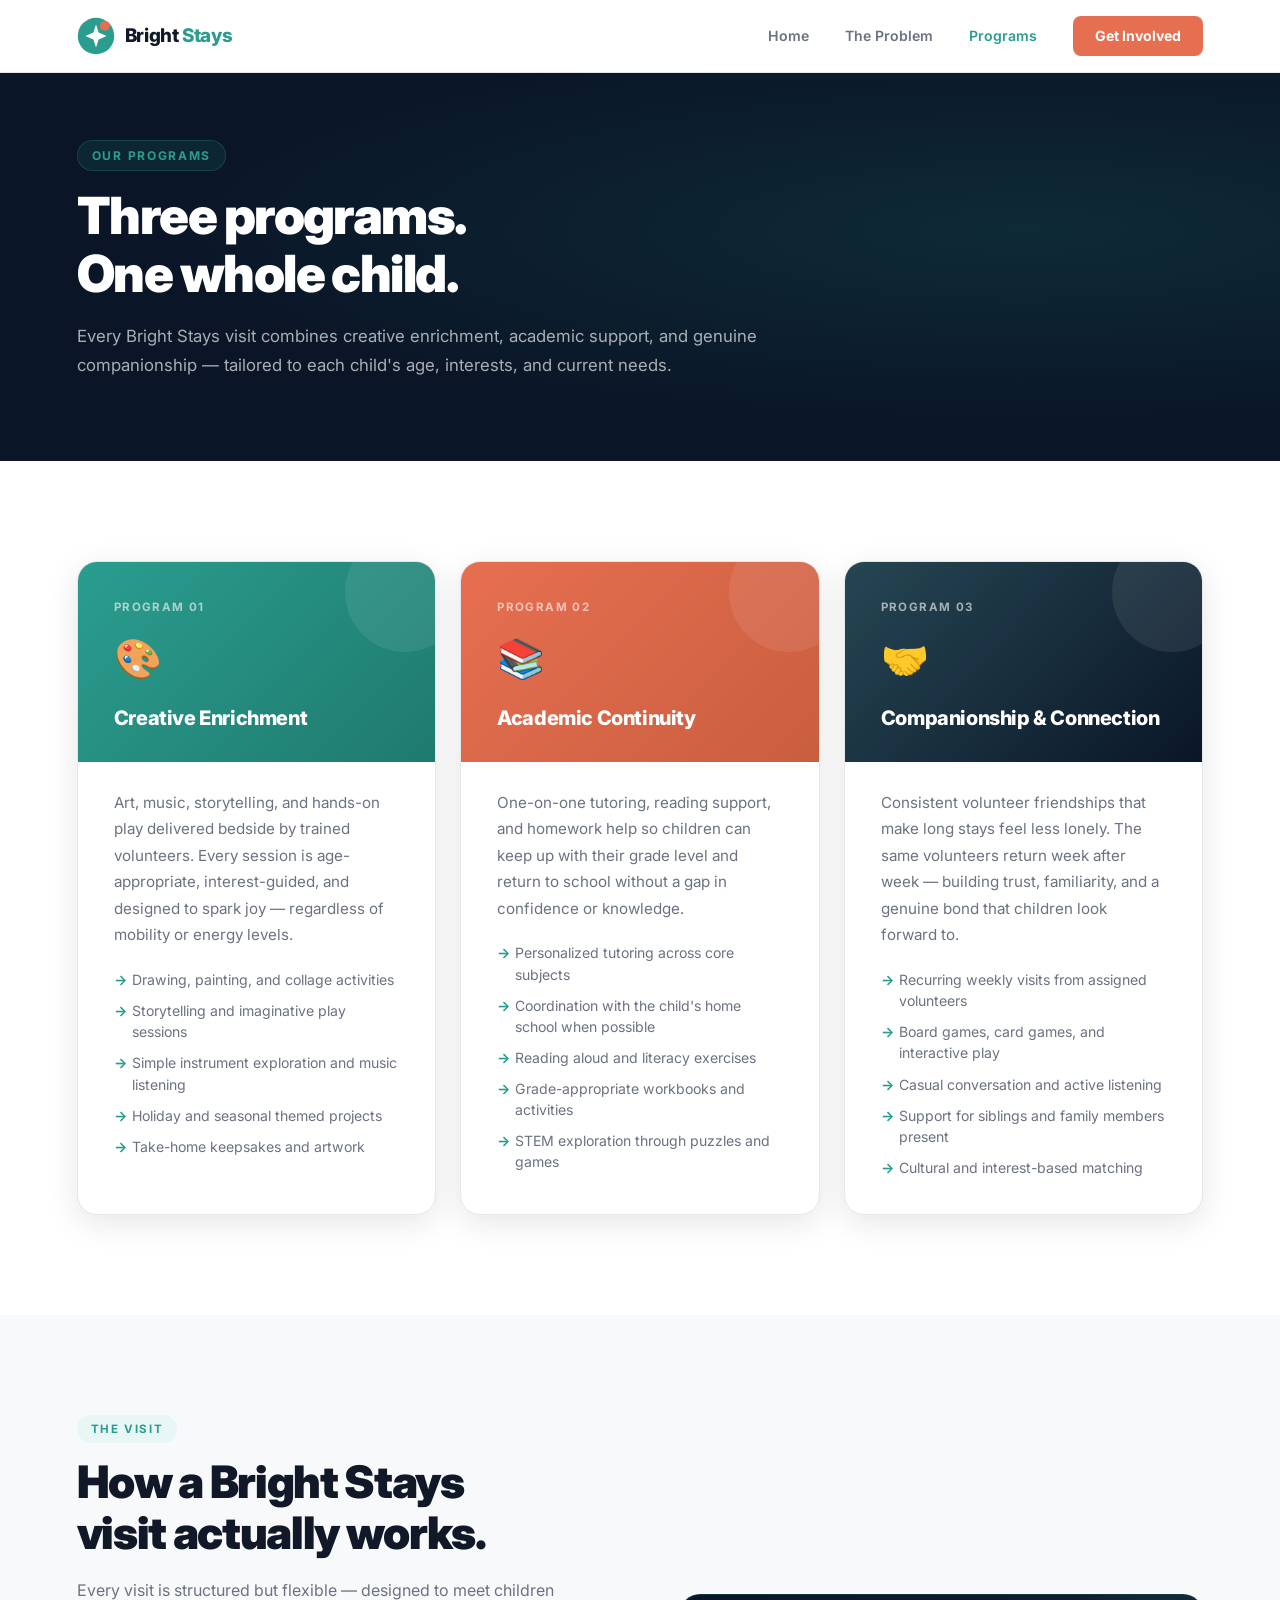
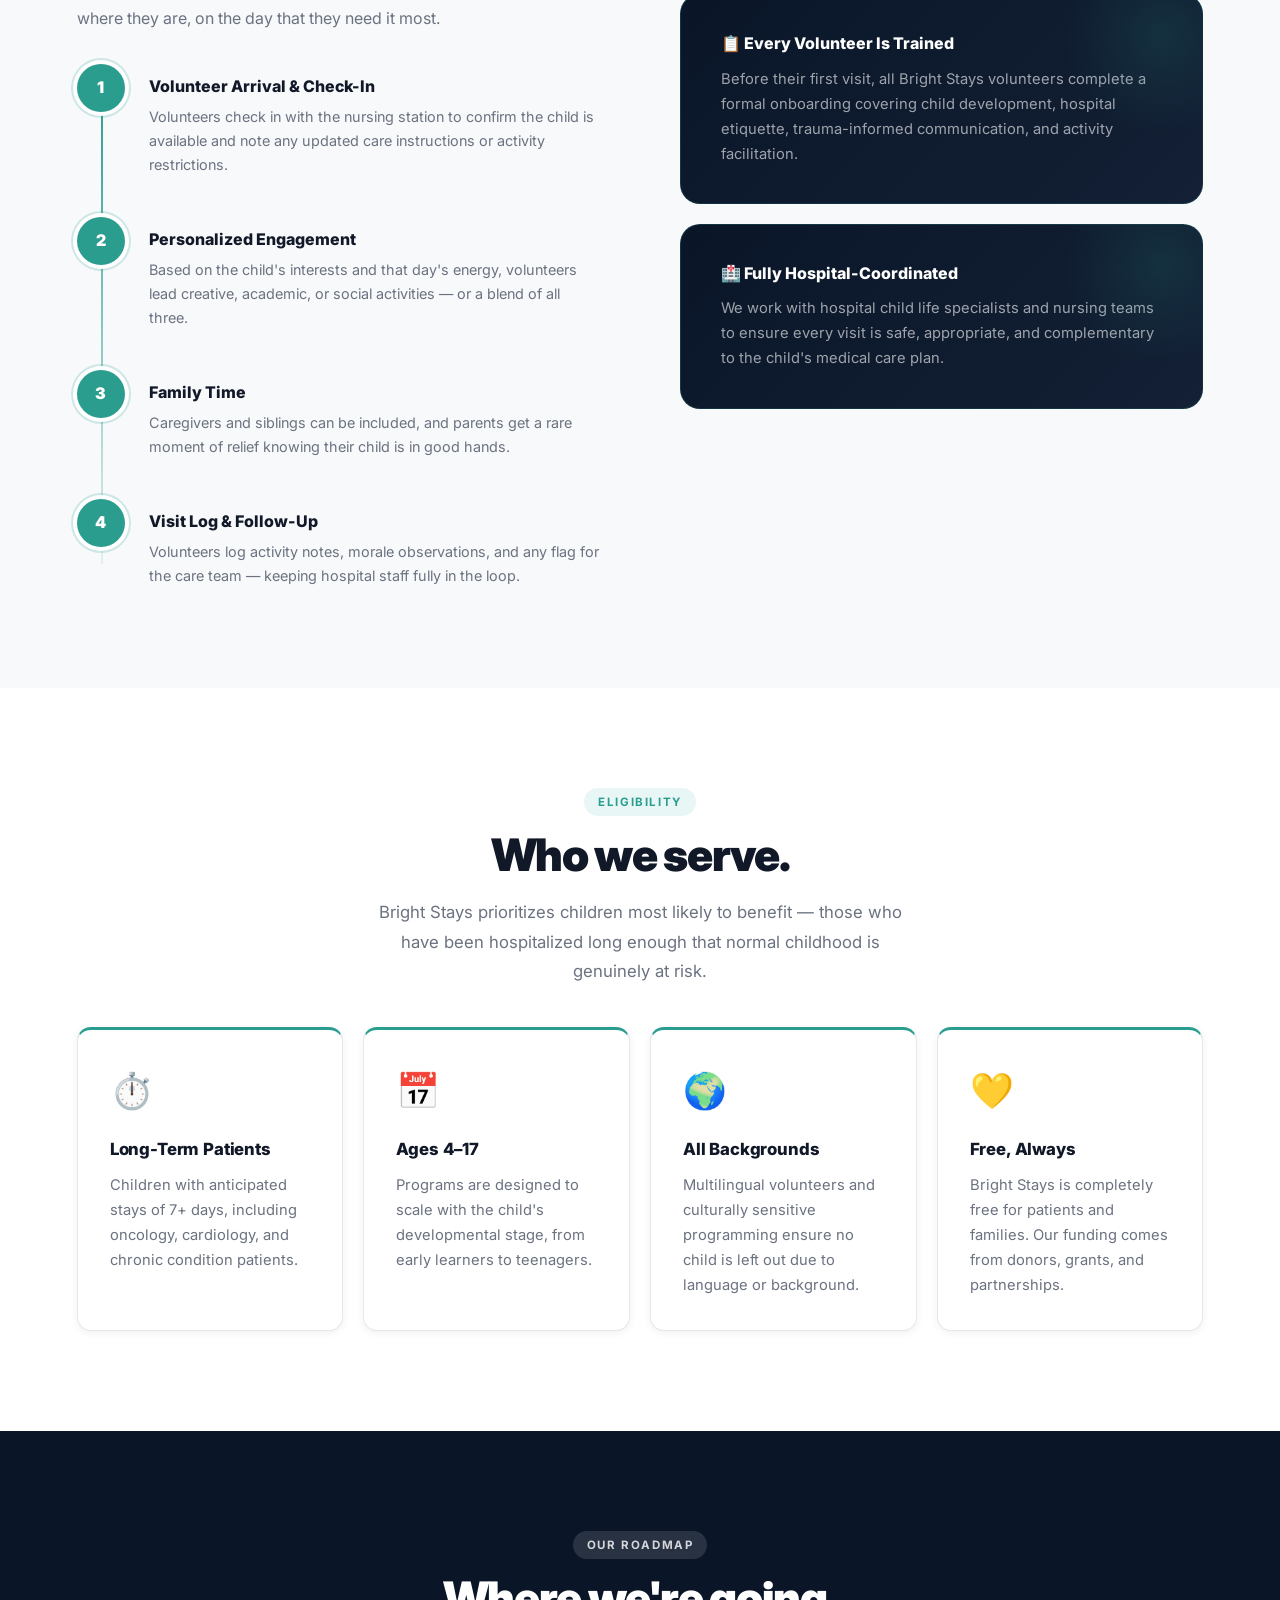
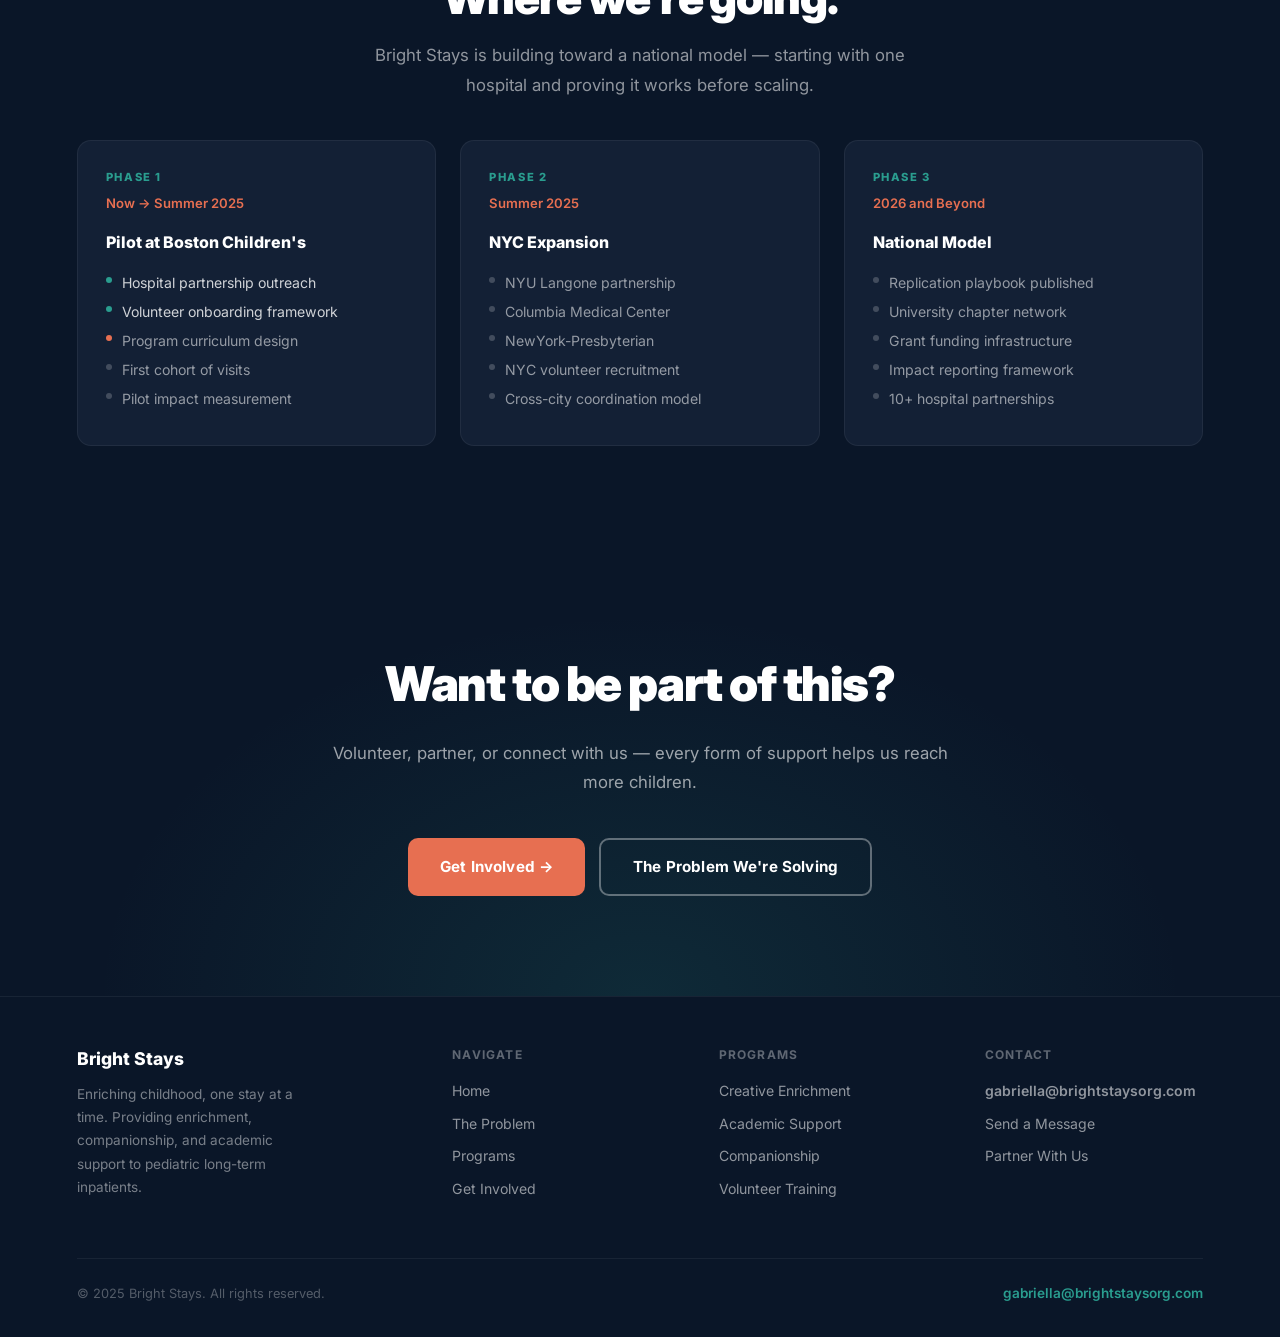
<file: programs.html>
<!DOCTYPE html>
<html lang="en">
<head>
  <meta charset="UTF-8"/>
  <meta name="viewport" content="width=device-width, initial-scale=1.0"/>
  <title>Our Programs — Bright Stays</title>
  <link rel="preconnect" href="https://fonts.googleapis.com"/>
  <link href="https://fonts.googleapis.com/css2?family=Inter:wght@400;500;600;700;800;900&display=swap" rel="stylesheet"/>
  <style>
*,*::before,*::after{box-sizing:border-box;margin:0;padding:0}
:root{--navy:#0A1628;--navy-mid:#132035;--teal:#2A9D8F;--teal-dark:#1f7a6e;--teal-light:#E8F7F5;--coral:#E76F51;--coral-dark:#c95e3f;--coral-light:#FEF0EB;--dark:#111827;--gray:#6B7280;--gray-light:#F8F9FB;--border:#E5E7EB;--white:#FFFFFF;--font:'Inter',-apple-system,sans-serif;--radius:14px;--radius-lg:20px;--shadow-sm:0 2px 8px rgba(0,0,0,.06);--shadow:0 8px 32px rgba(0,0,0,.10);--shadow-lg:0 20px 60px rgba(0,0,0,.15)}
html{scroll-behavior:smooth}
body{font-family:var(--font);color:var(--dark);background:var(--white);line-height:1.6;-webkit-font-smoothing:antialiased}
a{color:inherit;text-decoration:none}
img{display:block;max-width:100%}
nav{position:fixed;top:0;left:0;right:0;z-index:200;padding:0 6%;display:flex;align-items:center;justify-content:space-between;height:72px;background:var(--white);box-shadow:0 1px 0 var(--border)}
.nav-logo{display:flex;align-items:center;gap:10px;font-weight:800;font-size:1.18rem;letter-spacing:-.02em}
.nav-logo svg{width:38px;height:38px;flex-shrink:0}
.word-bright{color:var(--dark)}
.word-stays{color:var(--teal)}
.nav-links{display:flex;align-items:center;gap:36px}
.nav-links a{font-size:.88rem;font-weight:600;color:var(--gray);transition:color .2s}
.nav-links a:hover,.nav-links a.active{color:var(--teal)}
.nav-cta{background:var(--coral)!important;color:var(--white)!important;padding:9px 22px;border-radius:8px;font-weight:700!important}
.nav-cta:hover{background:var(--coral-dark)!important}
.btn{display:inline-flex;align-items:center;gap:8px;padding:15px 32px;border-radius:10px;font-weight:700;font-size:.95rem;cursor:pointer;transition:all .2s;border:none;letter-spacing:.01em;font-family:var(--font)}
.btn-coral{background:var(--coral);color:var(--white)}
.btn-coral:hover{background:var(--coral-dark);transform:translateY(-2px);box-shadow:0 8px 24px rgba(231,111,81,.35)}
.btn-ghost{background:transparent;color:var(--white);border:2px solid rgba(255,255,255,.35)}
.btn-ghost:hover{background:rgba(255,255,255,.1)}
.btn-teal{background:var(--teal);color:var(--white)}
.btn-teal:hover{background:var(--teal-dark);transform:translateY(-2px)}
.btn-outline-teal{background:transparent;color:var(--teal);border:2px solid var(--teal)}
.btn-outline-teal:hover{background:var(--teal);color:var(--white)}
.page-hero{background:var(--navy);padding:140px 6% 80px;position:relative;overflow:hidden}
.page-hero::after{content:'';position:absolute;inset:0;background:radial-gradient(ellipse at 80% 50%,rgba(42,157,143,.15) 0%,transparent 60%);pointer-events:none}
.page-hero-inner{max-width:700px;position:relative;z-index:1}
.page-eyebrow{display:inline-block;font-size:.75rem;font-weight:700;letter-spacing:.14em;text-transform:uppercase;color:var(--teal);margin-bottom:16px;padding:5px 14px;background:rgba(42,157,143,.12);border-radius:100px;border:1px solid rgba(42,157,143,.25)}
.page-hero h1{font-size:clamp(2rem,4vw,3.2rem);font-weight:900;color:var(--white);line-height:1.12;letter-spacing:-.03em;margin-bottom:20px}
.page-hero p{font-size:1.05rem;color:rgba(255,255,255,.65);line-height:1.75}
.reveal{opacity:0;transform:translateY(28px);transition:opacity .7s,transform .7s}
.reveal.visible{opacity:1;transform:none}
.reveal-delay-1{transition-delay:.1s}
.reveal-delay-2{transition-delay:.2s}
.reveal-delay-3{transition-delay:.3s}
.section{padding:100px 6%}
.section-inner{max-width:1200px;margin:0 auto}
.label{display:inline-block;font-size:.72rem;font-weight:700;letter-spacing:.14em;text-transform:uppercase;color:var(--teal);margin-bottom:14px;padding:5px 14px;background:var(--teal-light);border-radius:100px}
.label-white{background:rgba(255,255,255,.12);color:rgba(255,255,255,.8)}
h2.section-title{font-size:clamp(2rem,3.5vw,2.8rem);font-weight:900;letter-spacing:-.03em;line-height:1.12;margin-bottom:18px}
.section-sub{font-size:1.05rem;color:var(--gray);line-height:1.75;max-width:560px}
.text-center{text-align:center}
.text-white{color:var(--white)}
.mb-40{margin-bottom:40px}
.mt-40{margin-top:40px}
.mt-24{margin-top:24px}
.mb-16{margin-bottom:16px}
.mt-16{margin-top:16px}
.flex{display:flex}
.flex-wrap{flex-wrap:wrap}
.gap-14{gap:14px}
.cards-grid-4{display:grid;grid-template-columns:repeat(4,1fr);gap:20px}
.cards-grid-3{display:grid;grid-template-columns:repeat(3,1fr);gap:24px}
.cards-grid-2{display:grid;grid-template-columns:repeat(2,1fr);gap:24px}
@media(max-width:1000px){.cards-grid-4{grid-template-columns:repeat(2,1fr)}}
@media(max-width:900px){.cards-grid-3{grid-template-columns:1fr}.split{grid-template-columns:1fr!important;gap:48px!important}}
@media(max-width:700px){.cards-grid-4,.cards-grid-2{grid-template-columns:1fr}}
.card{background:var(--white);border:1px solid var(--border);border-radius:var(--radius);padding:32px;box-shadow:var(--shadow-sm);transition:transform .25s,box-shadow .25s}
.card:hover{transform:translateY(-6px);box-shadow:var(--shadow)}
.card-accent-top{border-top:3px solid var(--teal)}
.card-accent-coral{border-top:3px solid var(--coral)}
.card-icon{font-size:2.2rem;margin-bottom:18px;display:block}
.card h3{font-size:1.05rem;font-weight:800;color:var(--dark);margin-bottom:10px;letter-spacing:-.01em}
.card p{font-size:.92rem;color:var(--gray);line-height:1.7}
.card-dark{background:var(--navy-mid);border:1px solid rgba(255,255,255,.06);border-radius:var(--radius);padding:32px;transition:transform .25s,box-shadow .25s,border-color .25s}
.card-dark:hover{transform:translateY(-6px);box-shadow:0 20px 48px rgba(0,0,0,.3);border-color:rgba(42,157,143,.3)}
.card-dark h3{font-size:1.05rem;font-weight:800;color:var(--white);margin-bottom:10px}
.card-dark p{font-size:.9rem;color:rgba(255,255,255,.55);line-height:1.7}
.card-dark .card-icon-dark{width:48px;height:48px;border-radius:12px;background:rgba(42,157,143,.15);border:1px solid rgba(42,157,143,.25);display:flex;align-items:center;justify-content:center;font-size:1.4rem;margin-bottom:20px}
.split{display:grid;grid-template-columns:1fr 1fr;gap:80px;align-items:center}
.toll-card{background:var(--white);border:1px solid var(--border);border-radius:var(--radius);padding:24px;display:flex;gap:18px;align-items:flex-start;box-shadow:var(--shadow-sm);transition:transform .2s,box-shadow .2s}
.toll-card:hover{transform:translateY(-3px);box-shadow:var(--shadow)}
.toll-icon{width:44px;height:44px;border-radius:10px;flex-shrink:0;background:var(--coral-light);display:flex;align-items:center;justify-content:center;font-size:1.2rem}
.toll-body h4{font-size:.95rem;font-weight:700;color:var(--dark);margin-bottom:4px}
.toll-body p{font-size:.88rem;color:var(--gray);line-height:1.6}
.diff-row{display:grid;grid-template-columns:1fr 1fr;gap:20px}
@media(max-width:700px){.diff-row{grid-template-columns:1fr}}
.diff-col{border-radius:var(--radius);padding:28px}
.diff-col.exists{background:var(--gray-light);border:1px solid var(--border)}
.diff-col.ours{background:var(--teal-light);border:1px solid rgba(42,157,143,.2)}
.diff-col h4{font-size:.82rem;font-weight:700;letter-spacing:.08em;text-transform:uppercase;margin-bottom:16px}
.diff-col.exists h4{color:var(--gray)}
.diff-col.ours h4{color:var(--teal)}
.diff-item{display:flex;gap:10px;font-size:.9rem;line-height:1.55;margin-bottom:10px}
.diff-item .x{color:#D1D5DB;font-weight:700;flex-shrink:0}
.diff-item .check{color:var(--teal);font-weight:700;flex-shrink:0}
.diff-item .text{color:var(--gray)}
.diff-col.ours .diff-item .text{color:var(--dark)}
.prog-card{background:var(--white);border-radius:var(--radius-lg);overflow:hidden;box-shadow:var(--shadow);border:1px solid var(--border);transition:transform .25s,box-shadow .25s}
.prog-card:hover{transform:translateY(-8px);box-shadow:var(--shadow-lg)}
.prog-card-head{padding:36px 36px 28px;position:relative;overflow:hidden}
.prog-card-head::before{content:'';position:absolute;width:120px;height:120px;border-radius:50%;background:rgba(255,255,255,.08);top:-30px;right:-30px}
.prog-card-head .prog-num{font-size:.72rem;font-weight:700;letter-spacing:.12em;text-transform:uppercase;color:rgba(255,255,255,.6);margin-bottom:12px}
.prog-card-head .prog-icon-lg{font-size:2.4rem;margin-bottom:12px;display:block}
.prog-card-head h3{font-size:1.25rem;font-weight:800;color:var(--white);letter-spacing:-.02em}
.prog-card-body{padding:28px 36px 36px}
.prog-card-body p{font-size:.95rem;color:var(--gray);line-height:1.75;margin-bottom:20px}
.prog-details{list-style:none;display:flex;flex-direction:column;gap:10px}
.prog-details li{font-size:.88rem;color:var(--gray);padding-left:18px;position:relative;line-height:1.5}
.prog-details li::before{content:'→';position:absolute;left:0;color:var(--teal);font-weight:700}
.steps{display:flex;flex-direction:column;gap:0;position:relative}
.steps::before{content:'';position:absolute;left:24px;top:24px;bottom:24px;width:2px;background:linear-gradient(to bottom,var(--teal),rgba(42,157,143,.1))}
.step-item{display:flex;gap:24px;align-items:flex-start;padding-bottom:40px;position:relative}
.step-item:last-child{padding-bottom:0}
.step-num{width:48px;height:48px;border-radius:50%;flex-shrink:0;background:var(--teal);color:var(--white);font-weight:900;font-size:1rem;display:flex;align-items:center;justify-content:center;box-shadow:0 0 0 4px var(--white),0 0 0 6px rgba(42,157,143,.2);position:relative;z-index:1}
.step-content h4{font-size:1rem;font-weight:800;color:var(--dark);margin-bottom:6px;padding-top:10px}
.step-content p{font-size:.9rem;color:var(--gray);line-height:1.65}
.roadmap{display:grid;grid-template-columns:repeat(3,1fr);gap:24px}
@media(max-width:800px){.roadmap{grid-template-columns:1fr}}
.roadmap-card{background:var(--navy-mid);border:1px solid rgba(255,255,255,.06);border-radius:var(--radius);padding:28px}
.roadmap-phase{font-size:.7rem;font-weight:800;letter-spacing:.14em;text-transform:uppercase;color:var(--teal);margin-bottom:6px}
.roadmap-time{font-size:.82rem;color:var(--coral);font-weight:600;margin-bottom:16px}
.roadmap-card h4{font-size:1rem;font-weight:800;color:var(--white);margin-bottom:16px}
.roadmap-item{display:flex;gap:10px;font-size:.88rem;color:rgba(255,255,255,.55);line-height:1.5;margin-bottom:8px;align-items:flex-start}
.roadmap-item.done{color:rgba(255,255,255,.8)}
.roadmap-item .dot{flex-shrink:0;margin-top:5px;width:6px;height:6px;border-radius:50%;background:rgba(255,255,255,.2)}
.roadmap-item.done .dot{background:var(--teal)}
.roadmap-item.active .dot{background:var(--coral)}
.involve-card{background:var(--white);border:1px solid var(--border);border-radius:var(--radius-lg);padding:36px;box-shadow:var(--shadow-sm);position:relative;overflow:hidden;transition:transform .25s,box-shadow .25s}
.involve-card::before{content:'';position:absolute;top:0;left:0;right:0;height:4px;background:var(--coral)}
.involve-card:hover{transform:translateY(-6px);box-shadow:var(--shadow)}
.involve-card .involve-icon{width:52px;height:52px;border-radius:14px;background:var(--coral-light);display:flex;align-items:center;justify-content:center;font-size:1.5rem;margin-bottom:20px}
.involve-card h3{font-size:1.1rem;font-weight:800;color:var(--dark);margin-bottom:10px;letter-spacing:-.01em}
.involve-card p{font-size:.92rem;color:var(--gray);line-height:1.7;margin-bottom:12px}
.involve-card .tag{font-size:.78rem;font-weight:600;color:var(--teal)}
.form-wrap{background:var(--white);border-radius:var(--radius-lg);border:1px solid var(--border);box-shadow:var(--shadow);padding:52px 56px}
.form-row{display:grid;grid-template-columns:1fr 1fr;gap:18px}
.form-group{display:flex;flex-direction:column;gap:7px;margin-bottom:20px}
.form-group label{font-size:.83rem;font-weight:700;color:var(--dark);letter-spacing:.01em}
.form-group input,.form-group select,.form-group textarea{padding:13px 16px;border:1.5px solid var(--border);border-radius:10px;font-size:.95rem;font-family:var(--font);color:var(--dark);outline:none;transition:border-color .2s,box-shadow .2s;background:var(--white)}
.form-group input:focus,.form-group select:focus,.form-group textarea:focus{border-color:var(--teal);box-shadow:0 0 0 3px rgba(42,157,143,.12)}
.form-group textarea{resize:vertical;line-height:1.65}
.form-submit{background:var(--coral);color:var(--white);padding:15px 36px;border-radius:10px;border:none;font-size:1rem;font-weight:700;font-family:var(--font);cursor:pointer;transition:background .2s,transform .15s,box-shadow .2s}
.form-submit:hover{background:var(--coral-dark);transform:translateY(-2px);box-shadow:0 8px 24px rgba(231,111,81,.35)}
.callout{background:linear-gradient(135deg,var(--navy) 0%,#132035 100%);border:1px solid rgba(42,157,143,.2);border-radius:var(--radius-lg);padding:36px 40px;position:relative;overflow:hidden}
.callout::before{content:'';position:absolute;width:200px;height:200px;border-radius:50%;background:radial-gradient(circle,rgba(42,157,143,.15) 0%,transparent 70%);top:-60px;right:-60px}
.callout h4{font-size:1rem;font-weight:800;color:var(--white);margin-bottom:10px}
.callout p{font-size:.92rem;color:rgba(255,255,255,.6);line-height:1.7}
.cta-section{background:var(--navy);padding:100px 6%;text-align:center;position:relative;overflow:hidden}
.cta-section::before{content:'';position:absolute;inset:0;background:radial-gradient(ellipse at 50% 100%,rgba(42,157,143,.15) 0%,transparent 60%)}
.cta-inner{position:relative;z-index:1;max-width:640px;margin:0 auto}
.cta-section h2{font-size:clamp(2rem,4vw,3rem);font-weight:900;color:var(--white);letter-spacing:-.03em;margin-bottom:16px}
.cta-section p{font-size:1.05rem;color:rgba(255,255,255,.6);line-height:1.75;margin-bottom:40px}
footer{background:var(--navy);border-top:1px solid rgba(255,255,255,.06);padding:48px 6% 32px}
.footer-top{display:grid;grid-template-columns:1.5fr 1fr 1fr 1fr;gap:48px;margin-bottom:48px}
@media(max-width:900px){.footer-top{grid-template-columns:1fr 1fr;gap:32px}}
.footer-brand h3{font-size:1.1rem;font-weight:800;color:var(--white);margin-bottom:10px}
.footer-brand p{font-size:.85rem;color:rgba(255,255,255,.45);line-height:1.7;max-width:240px}
.footer-col h4{font-size:.75rem;font-weight:700;letter-spacing:.1em;text-transform:uppercase;color:rgba(255,255,255,.35);margin-bottom:16px}
.footer-col a{display:block;font-size:.88rem;color:rgba(255,255,255,.55);margin-bottom:10px;transition:color .2s}
.footer-col a:hover{color:var(--white)}
.footer-bottom{border-top:1px solid rgba(255,255,255,.06);padding-top:24px;display:flex;justify-content:space-between;align-items:center;flex-wrap:wrap;gap:12px}
.footer-copy{font-size:.8rem;color:rgba(255,255,255,.3)}
.footer-email{font-size:.85rem;color:var(--teal);font-weight:600}
.footer-email:hover{color:#7DD8D1}
::-webkit-scrollbar{width:6px}
::-webkit-scrollbar-track{background:var(--navy)}
::-webkit-scrollbar-thumb{background:var(--teal);border-radius:3px}
  </style>
</head>
<body>

<!-- ── Navigation ──────────────────────────────────────────────── -->
<nav class="white" id="nav">
  <a href="index.html" class="nav-logo">
    <svg width="38" height="38" viewBox="0 0 100 100" xmlns="http://www.w3.org/2000/svg">
      <circle cx="50" cy="50" r="48" fill="#2A9D8F"/>
      <path d="M50,20 L57,41 L78,50 L57,59 L50,80 L43,59 L22,50 L43,41 Z" fill="white"/>
      <circle cx="73" cy="23" r="13" fill="#E76F51"/>
    </svg>
    <span><span class="word-bright">Bright</span> <span class="word-stays">Stays</span></span>
  </a>
  <div class="nav-links">
    <a href="index.html">Home</a>
    <a href="problem.html">The Problem</a>
    <a href="programs.html" class="active">Programs</a>
    <a href="involved.html" class="nav-cta">Get Involved</a>
  </div>
</nav>

<!-- ── Page Hero ─────────────────────────────────────────────────── -->
<div class="page-hero">
  <div class="page-hero-inner">
    <span class="page-eyebrow">Our Programs</span>
    <h1>Three programs.<br/>One whole child.</h1>
    <p>Every Bright Stays visit combines creative enrichment, academic support, and genuine companionship — tailored to each child's age, interests, and current needs.</p>
  </div>
</div>

<!-- ── Program cards ─────────────────────────────────────────────── -->
<section class="section">
  <div class="section-inner">
    <div class="cards-grid-3">
      <!-- Program 1 -->
      <div class="prog-card reveal">
        <div class="prog-card-head" style="background: linear-gradient(135deg, #2A9D8F 0%, #1f7a6e 100%);">
          <div class="prog-num">Program 01</div>
          <span class="prog-icon-lg">🎨</span>
          <h3>Creative Enrichment</h3>
        </div>
        <div class="prog-card-body">
          <p>Art, music, storytelling, and hands-on play delivered bedside by trained volunteers. Every session is age-appropriate, interest-guided, and designed to spark joy — regardless of mobility or energy levels.</p>
          <ul class="prog-details">
            <li>Drawing, painting, and collage activities</li>
            <li>Storytelling and imaginative play sessions</li>
            <li>Simple instrument exploration and music listening</li>
            <li>Holiday and seasonal themed projects</li>
            <li>Take-home keepsakes and artwork</li>
          </ul>
        </div>
      </div>

      <!-- Program 2 -->
      <div class="prog-card reveal reveal-delay-1">
        <div class="prog-card-head" style="background: linear-gradient(135deg, #E76F51 0%, #c95e3f 100%);">
          <div class="prog-num">Program 02</div>
          <span class="prog-icon-lg">📚</span>
          <h3>Academic Continuity</h3>
        </div>
        <div class="prog-card-body">
          <p>One-on-one tutoring, reading support, and homework help so children can keep up with their grade level and return to school without a gap in confidence or knowledge.</p>
          <ul class="prog-details">
            <li>Personalized tutoring across core subjects</li>
            <li>Coordination with the child's home school when possible</li>
            <li>Reading aloud and literacy exercises</li>
            <li>Grade-appropriate workbooks and activities</li>
            <li>STEM exploration through puzzles and games</li>
          </ul>
        </div>
      </div>

      <!-- Program 3 -->
      <div class="prog-card reveal reveal-delay-2">
        <div class="prog-card-head" style="background: linear-gradient(135deg, #264653 0%, #0A1628 100%);">
          <div class="prog-num">Program 03</div>
          <span class="prog-icon-lg">🤝</span>
          <h3>Companionship &amp; Connection</h3>
        </div>
        <div class="prog-card-body">
          <p>Consistent volunteer friendships that make long stays feel less lonely. The same volunteers return week after week — building trust, familiarity, and a genuine bond that children look forward to.</p>
          <ul class="prog-details">
            <li>Recurring weekly visits from assigned volunteers</li>
            <li>Board games, card games, and interactive play</li>
            <li>Casual conversation and active listening</li>
            <li>Support for siblings and family members present</li>
            <li>Cultural and interest-based matching</li>
          </ul>
        </div>
      </div>
    </div>
  </div>
</section>

<!-- ── How a visit works ──────────────────────────────────────────── -->
<section class="section" style="background: var(--gray-light);">
  <div class="section-inner">
    <div class="split">
      <div>
        <span class="label">The Visit</span>
        <h2 class="section-title reveal">How a Bright Stays<br/>visit actually works.</h2>
        <p style="color: var(--gray); line-height: 1.75; margin-bottom: 32px;" class="reveal">Every visit is structured but flexible — designed to meet children where they are, on the day that they need it most.</p>
        <div class="steps reveal">
          <div class="step-item">
            <div class="step-num">1</div>
            <div class="step-content">
              <h4>Volunteer Arrival &amp; Check-In</h4>
              <p>Volunteers check in with the nursing station to confirm the child is available and note any updated care instructions or activity restrictions.</p>
            </div>
          </div>
          <div class="step-item">
            <div class="step-num">2</div>
            <div class="step-content">
              <h4>Personalized Engagement</h4>
              <p>Based on the child's interests and that day's energy, volunteers lead creative, academic, or social activities — or a blend of all three.</p>
            </div>
          </div>
          <div class="step-item">
            <div class="step-num">3</div>
            <div class="step-content">
              <h4>Family Time</h4>
              <p>Caregivers and siblings can be included, and parents get a rare moment of relief knowing their child is in good hands.</p>
            </div>
          </div>
          <div class="step-item">
            <div class="step-num">4</div>
            <div class="step-content">
              <h4>Visit Log &amp; Follow-Up</h4>
              <p>Volunteers log activity notes, morale observations, and any flag for the care team — keeping hospital staff fully in the loop.</p>
            </div>
          </div>
        </div>
      </div>
      <div class="reveal">
        <div class="callout" style="margin-bottom: 20px;">
          <h4>📋 Every Volunteer Is Trained</h4>
          <p>Before their first visit, all Bright Stays volunteers complete a formal onboarding covering child development, hospital etiquette, trauma-informed communication, and activity facilitation.</p>
        </div>
        <div class="callout">
          <h4>🏥 Fully Hospital-Coordinated</h4>
          <p>We work with hospital child life specialists and nursing teams to ensure every visit is safe, appropriate, and complementary to the child's medical care plan.</p>
        </div>
      </div>
    </div>
  </div>
</section>

<!-- ── Who we serve ───────────────────────────────────────────────── -->
<section class="section">
  <div class="section-inner">
    <div class="text-center mb-40">
      <span class="label">Eligibility</span>
      <h2 class="section-title reveal">Who we serve.</h2>
      <p class="section-sub reveal" style="margin: 0 auto;">Bright Stays prioritizes children most likely to benefit — those who have been hospitalized long enough that normal childhood is genuinely at risk.</p>
    </div>
    <div class="cards-grid-4">
      <div class="card card-accent-top reveal">
        <span class="card-icon">⏱️</span>
        <h3>Long-Term Patients</h3>
        <p>Children with anticipated stays of 7+ days, including oncology, cardiology, and chronic condition patients.</p>
      </div>
      <div class="card card-accent-top reveal reveal-delay-1">
        <span class="card-icon">📅</span>
        <h3>Ages 4–17</h3>
        <p>Programs are designed to scale with the child's developmental stage, from early learners to teenagers.</p>
      </div>
      <div class="card card-accent-top reveal reveal-delay-2">
        <span class="card-icon">🌍</span>
        <h3>All Backgrounds</h3>
        <p>Multilingual volunteers and culturally sensitive programming ensure no child is left out due to language or background.</p>
      </div>
      <div class="card card-accent-top reveal reveal-delay-3">
        <span class="card-icon">💛</span>
        <h3>Free, Always</h3>
        <p>Bright Stays is completely free for patients and families. Our funding comes from donors, grants, and partnerships.</p>
      </div>
    </div>
  </div>
</section>

<!-- ── Roadmap ────────────────────────────────────────────────────── -->
<section class="section" style="background: var(--navy);">
  <div class="section-inner">
    <div class="text-center mb-40">
      <span class="label label-white">Our Roadmap</span>
      <h2 class="section-title text-white reveal">Where we're going.</h2>
      <p class="reveal" style="color: rgba(255,255,255,0.55); font-size: 1.05rem; line-height: 1.75; max-width: 560px; margin: 0 auto;">Bright Stays is building toward a national model — starting with one hospital and proving it works before scaling.</p>
    </div>
    <div class="roadmap">
      <div class="roadmap-card reveal">
        <div class="roadmap-phase">Phase 1</div>
        <div class="roadmap-time">Now → Summer 2025</div>
        <h4>Pilot at Boston Children's</h4>
        <div class="roadmap-item done"><span class="dot"></span>Hospital partnership outreach</div>
        <div class="roadmap-item done"><span class="dot"></span>Volunteer onboarding framework</div>
        <div class="roadmap-item active"><span class="dot"></span>Program curriculum design</div>
        <div class="roadmap-item"><span class="dot"></span>First cohort of visits</div>
        <div class="roadmap-item"><span class="dot"></span>Pilot impact measurement</div>
      </div>
      <div class="roadmap-card reveal reveal-delay-1">
        <div class="roadmap-phase">Phase 2</div>
        <div class="roadmap-time">Summer 2025</div>
        <h4>NYC Expansion</h4>
        <div class="roadmap-item"><span class="dot"></span>NYU Langone partnership</div>
        <div class="roadmap-item"><span class="dot"></span>Columbia Medical Center</div>
        <div class="roadmap-item"><span class="dot"></span>NewYork-Presbyterian</div>
        <div class="roadmap-item"><span class="dot"></span>NYC volunteer recruitment</div>
        <div class="roadmap-item"><span class="dot"></span>Cross-city coordination model</div>
      </div>
      <div class="roadmap-card reveal reveal-delay-2">
        <div class="roadmap-phase">Phase 3</div>
        <div class="roadmap-time">2026 and Beyond</div>
        <h4>National Model</h4>
        <div class="roadmap-item"><span class="dot"></span>Replication playbook published</div>
        <div class="roadmap-item"><span class="dot"></span>University chapter network</div>
        <div class="roadmap-item"><span class="dot"></span>Grant funding infrastructure</div>
        <div class="roadmap-item"><span class="dot"></span>Impact reporting framework</div>
        <div class="roadmap-item"><span class="dot"></span>10+ hospital partnerships</div>
      </div>
    </div>
  </div>
</section>

<!-- ── CTA ────────────────────────────────────────────────────────── -->
<div class="cta-section">
  <div class="cta-inner">
    <h2>Want to be part of this?</h2>
    <p>Volunteer, partner, or connect with us — every form of support helps us reach more children.</p>
    <div class="flex flex-wrap gap-14" style="justify-content: center;">
      <a href="involved.html" class="btn btn-coral">Get Involved →</a>
      <a href="problem.html" class="btn btn-ghost">The Problem We're Solving</a>
    </div>
  </div>
</div>

<!-- ── Footer ───────────────────────────────────────────────────── -->
<footer>
  <div class="footer-top">
    <div class="footer-brand">
      <h3>Bright Stays</h3>
      <p>Enriching childhood, one stay at a time. Providing enrichment, companionship, and academic support to pediatric long-term inpatients.</p>
    </div>
    <div class="footer-col">
      <h4>Navigate</h4>
      <a href="index.html">Home</a>
      <a href="problem.html">The Problem</a>
      <a href="programs.html">Programs</a>
      <a href="involved.html">Get Involved</a>
    </div>
    <div class="footer-col">
      <h4>Programs</h4>
      <a href="programs.html">Creative Enrichment</a>
      <a href="programs.html">Academic Support</a>
      <a href="programs.html">Companionship</a>
      <a href="programs.html">Volunteer Training</a>
    </div>
    <div class="footer-col">
      <h4>Contact</h4>
      <a href="mailto:gabriella@brightstaysorg.com" class="footer-email">gabriella@brightstaysorg.com</a>
      <a href="involved.html">Send a Message</a>
      <a href="involved.html">Partner With Us</a>
    </div>
  </div>
  <div class="footer-bottom">
    <span class="footer-copy">© 2025 Bright Stays. All rights reserved.</span>
    <a href="mailto:gabriella@brightstaysorg.com" class="footer-email">gabriella@brightstaysorg.com</a>
  </div>
</footer>

<script>
const obs=new IntersectionObserver(entries=>entries.forEach(e=>{if(e.isIntersecting)e.target.classList.add('visible')}),{threshold:.12});
document.querySelectorAll('.reveal').forEach(el=>obs.observe(el));
</script>
</body>
</html>
</file>
